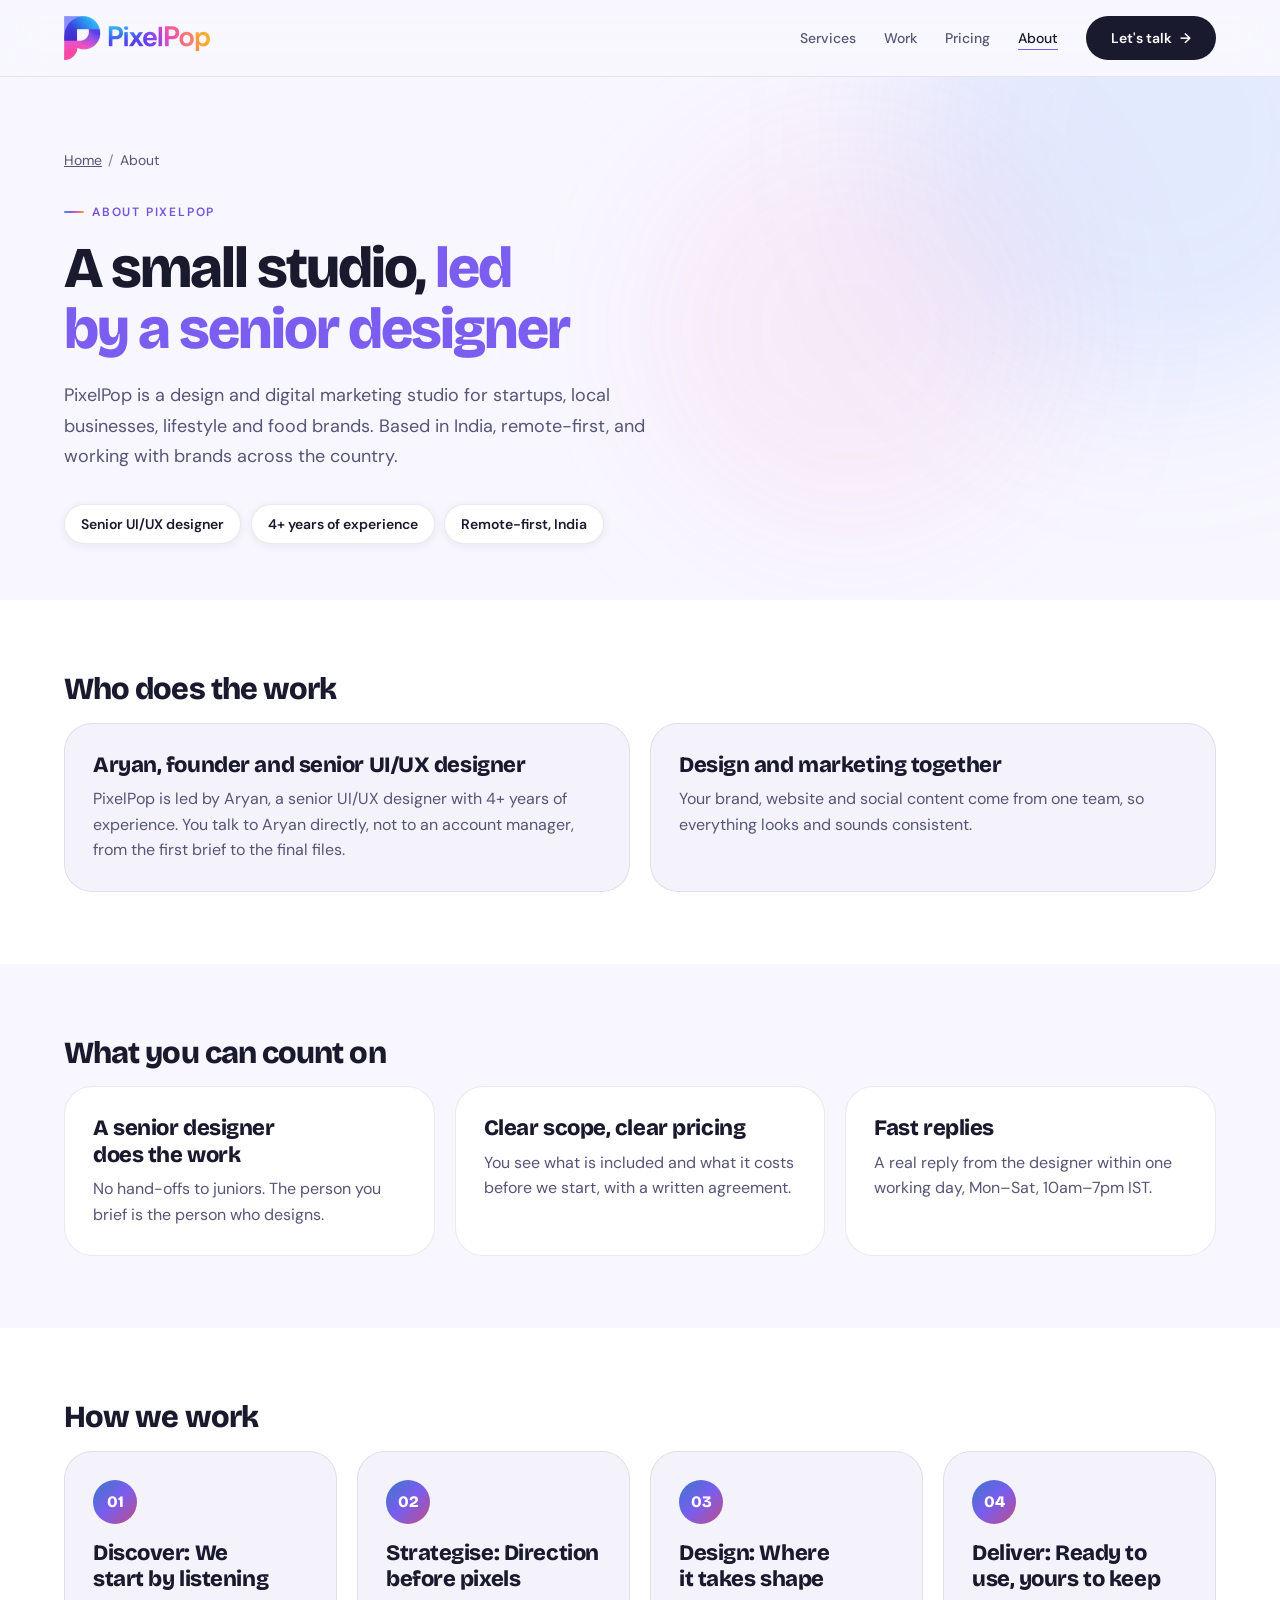
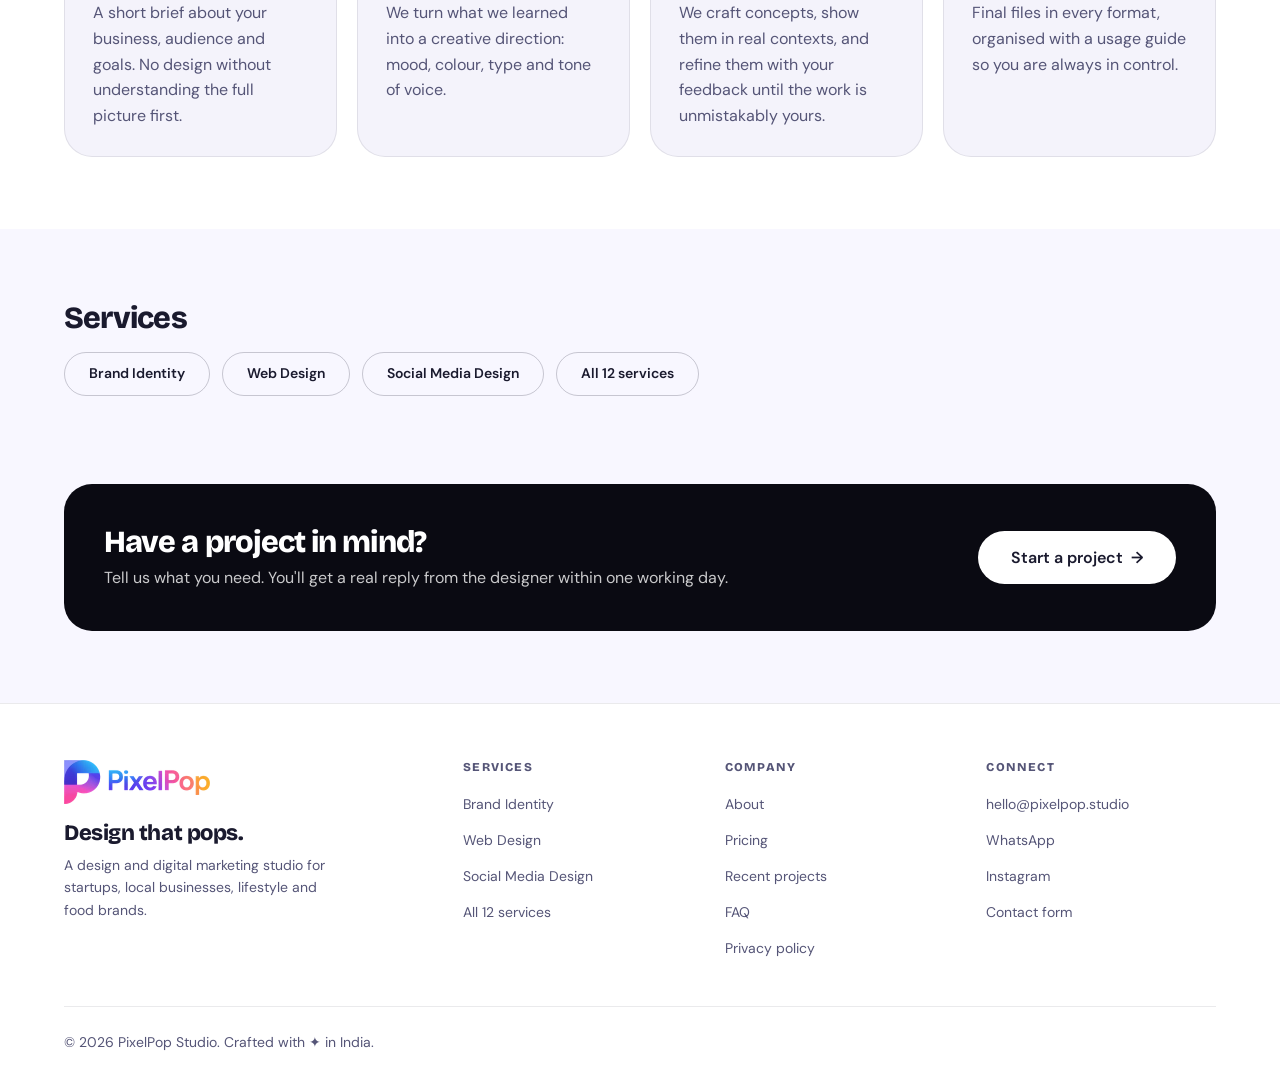
<file: about.html>
<!DOCTYPE html>
<html lang="en-IN">
<head>
<meta charset="UTF-8"/>
<meta name="viewport" content="width=device-width, initial-scale=1.0"/>
<title>About PixelPop — Senior-Led Design Studio in India</title>
<meta name="description" content="PixelPop is a remote-first design and digital marketing studio in India, led by Aryan, a senior UI/UX designer with 4+ years of experience."/>
<meta name="robots" content="index, follow, max-image-preview:large, max-snippet:-1"/>
<link rel="canonical" href="https://pixelpop-designs.vercel.app/about"/>
<meta name="theme-color" content="#7B5EF0"/>
<meta property="og:type" content="website"/>
<meta property="og:site_name" content="PixelPop"/>
<meta property="og:locale" content="en_IN"/>
<meta property="og:title" content="About PixelPop — Senior-Led Design Studio in India"/>
<meta property="og:description" content="PixelPop is a remote-first design and digital marketing studio in India, led by Aryan, a senior UI/UX designer with 4+ years of experience."/>
<meta property="og:url" content="https://pixelpop-designs.vercel.app/about"/>
<meta property="og:image" content="https://pixelpop-designs.vercel.app/images/og-image.png"/>
<meta property="og:image:width" content="1200"/>
<meta property="og:image:height" content="630"/>
<meta name="twitter:card" content="summary_large_image"/>
<meta name="twitter:title" content="About PixelPop — Senior-Led Design Studio in India"/>
<meta name="twitter:description" content="PixelPop is a remote-first design and digital marketing studio in India, led by Aryan, a senior UI/UX designer with 4+ years of experience."/>
<meta name="twitter:image" content="https://pixelpop-designs.vercel.app/images/og-image.png"/>
<link rel="icon" href="/favicon.ico" sizes="any"/>
<link rel="icon" type="image/png" sizes="32x32" href="/images/favicon-32.png"/>
<link rel="apple-touch-icon" href="/images/apple-touch-icon.png"/>
<link rel="preconnect" href="https://fonts.googleapis.com"/>
<link rel="preconnect" href="https://fonts.gstatic.com" crossorigin/>
<link href="https://fonts.googleapis.com/css2?family=Bricolage+Grotesque:opsz,wght@12..96,700;12..96,800&family=DM+Sans:opsz,wght@9..40,400;9..40,500;9..40,600&display=swap" rel="stylesheet"/>
<link rel="stylesheet" href="/assets/site.css"/>
<script type="application/ld+json">{"@context": "https://schema.org", "@graph": [{"@type": "WebSite", "@id": "https://pixelpop-designs.vercel.app/#website", "name": "PixelPop", "url": "https://pixelpop-designs.vercel.app/"}, {"@type": "BreadcrumbList", "itemListElement": [{"@type": "ListItem", "position": 1, "name": "Home", "item": "https://pixelpop-designs.vercel.app/"}, {"@type": "ListItem", "position": 2, "name": "About", "item": "https://pixelpop-designs.vercel.app/about"}]}, {"@type": "AboutPage", "@id": "https://pixelpop-designs.vercel.app/about", "url": "https://pixelpop-designs.vercel.app/about", "name": "About PixelPop", "about": {"@id": "https://pixelpop-designs.vercel.app/#business"}}, {"@type": "Person", "@id": "https://pixelpop-designs.vercel.app/about#aryan", "name": "Aryan", "jobTitle": "Founder and Senior UI/UX Designer", "worksFor": {"@type": "ProfessionalService", "@id": "https://pixelpop-designs.vercel.app/#business", "name": "PixelPop", "url": "https://pixelpop-designs.vercel.app/"}, "knowsAbout": ["UI/UX design", "Brand identity design", "Web design"]}]}</script>
</head>
<body>
<a class="skip-link" href="#main">Skip to content</a>
<header class="nav"><div class="wrap">
  <a href="/" class="nav-logo" aria-label="PixelPop home"><picture><source srcset="/images/logo-sm.webp" type="image/webp"><img src="/images/logo-sm.png" alt="PixelPop" width="146" height="44"></picture></a>
  <nav aria-label="Main"><ul class="nav-links"><li><a href="/#services">Services</a></li><li><a href="/#work">Work</a></li><li><a href="/pricing">Pricing</a></li><li><a href="/about" aria-current="page">About</a></li><li><a class="btn" href="/#contact">Let's talk <span aria-hidden="true">→</span></a></li></ul></nav>
  <button class="burger" aria-label="Open menu" aria-expanded="false" aria-controls="m-menu"><span></span><span></span><span></span></button>
  <div class="m-menu" id="m-menu"><a href="/#services">Services</a><a href="/#work">Work</a><a href="/pricing">Pricing</a><a href="/about">About</a><a href="/#contact">Contact</a></div>
</div></header>
<main id="main">
<section class="page-hd"><div class="wrap"><nav aria-label="Breadcrumb"><ol class="crumbs"><li><a href="/">Home</a></li><li aria-current="page">About</li></ol></nav><p class="stag">About PixelPop</p><h1>A small studio, <span class="accent">led by a senior designer</span></h1><p class="lede">PixelPop is a design and digital marketing studio for startups, local businesses, lifestyle and food brands. Based in India, remote-first, and working with brands across the country.</p><ul class="facts"><li>Senior UI/UX designer</li><li>4+ years of experience</li><li>Remote-first, India</li></ul></div></section><section class="sec sec--white"><div class="wrap"><h2>Who does the work</h2><!-- TIP: add a photo of Aryan and a few lines of your own story here. Real faces and stories build trust. --><div class="grid grid--2"><article class="card"><h3>Aryan, founder and senior UI/UX designer</h3><p>PixelPop is led by Aryan, a senior UI/UX designer with 4+ years of experience. You talk to Aryan directly, not to an account manager, from the first brief to the final files.</p></article><article class="card"><h3>Design and marketing together</h3><p>Your brand, website and social content come from one team, so everything looks and sounds consistent.</p></article></div></div></section><section class="sec"><div class="wrap"><h2>What you can count on</h2><div class="grid"><article class="card"><h3>A senior designer does the work</h3><p>No hand-offs to juniors. The person you brief is the person who designs.</p></article><article class="card"><h3>Clear scope, clear pricing</h3><p>You see what is included and what it costs before we start, with a written agreement.</p></article><article class="card"><h3>Fast replies</h3><p>A real reply from the designer within one working day, Mon–Sat, 10am–7pm IST.</p></article></div></div></section><section class="sec sec--white"><div class="wrap"><h2>How we work</h2><div class="grid" data-cols="4"><article class="card"><span class="num" aria-hidden="true">01</span><h3>Discover: We start by listening</h3><p>A short brief about your business, audience and goals. No design without understanding the full picture first.</p></article><article class="card"><span class="num" aria-hidden="true">02</span><h3>Strategise: Direction before pixels</h3><p>We turn what we learned into a creative direction: mood, colour, type and tone of voice.</p></article><article class="card"><span class="num" aria-hidden="true">03</span><h3>Design: Where it takes shape</h3><p>We craft concepts, show them in real contexts, and refine them with your feedback until the work is unmistakably yours.</p></article><article class="card"><span class="num" aria-hidden="true">04</span><h3>Deliver: Ready to use, yours to keep</h3><p>Final files in every format, organised with a usage guide so you are always in control.</p></article></div></div></section><section class="sec"><div class="wrap"><h2>Services</h2><div class="links"><a class="btn btn--outline" href="/brand-identity">Brand Identity</a><a class="btn btn--outline" href="/web-design">Web Design</a><a class="btn btn--outline" href="/social-media-design">Social Media Design</a><a class="btn btn--outline" href="/#services">All 12 services</a></div></div></section><div class="wrap"><aside class="cta" aria-label="Start a project"><div><h2>Have a project in mind?</h2><p>Tell us what you need. You'll get a real reply from the designer within one working day.</p></div><a class="btn btn--lg" href="/#contact">Start a project <span aria-hidden="true">→</span></a></aside></div>
</main>
<footer><div class="wrap">
  <div class="ft-top">
    <div class="ft-brand"><a href="/" class="nav-logo" aria-label="PixelPop home"><picture><source srcset="/images/logo-sm.webp" type="image/webp"><img src="/images/logo-sm.png" alt="PixelPop" width="133" height="40" loading="lazy"></picture></a><p class="ft-tag">Design that pops.</p><p>A design and digital marketing studio for startups, local businesses, lifestyle and food brands.</p></div>
    <nav class="ft-col" aria-labelledby="f1"><h2 id="f1">Services</h2><ul><li><a href="/brand-identity">Brand Identity</a></li><li><a href="/web-design">Web Design</a></li><li><a href="/social-media-design">Social Media Design</a></li><li><a href="/#services">All 12 services</a></li></ul></nav>
    <nav class="ft-col" aria-labelledby="f2"><h2 id="f2">Company</h2><ul><li><a href="/about">About</a></li><li><a href="/pricing">Pricing</a></li><li><a href="/#work">Recent projects</a></li><li><a href="/#faq">FAQ</a></li><li><a href="/privacy">Privacy policy</a></li></ul></nav>
    <div class="ft-col"><h2>Connect</h2><ul><li><a href="mailto:hello@pixelpop.studio">hello@pixelpop.studio</a></li><li><a href="https://wa.me/917018553248" target="_blank" rel="noopener">WhatsApp</a></li><li><a href="https://www.instagram.com/pixelpop.labs/" target="_blank" rel="noopener">Instagram</a></li><li><a href="/#contact">Contact form</a></li></ul></div>
  </div>
  <p class="ft-bot">© <span id="yr">2026</span> PixelPop Studio. Crafted with <span aria-hidden="true">✦</span><span class="sr-only">care</span> in India.</p>
</div></footer>
<script src="/assets/site.js" defer></script>
</body>
</html>
</file>
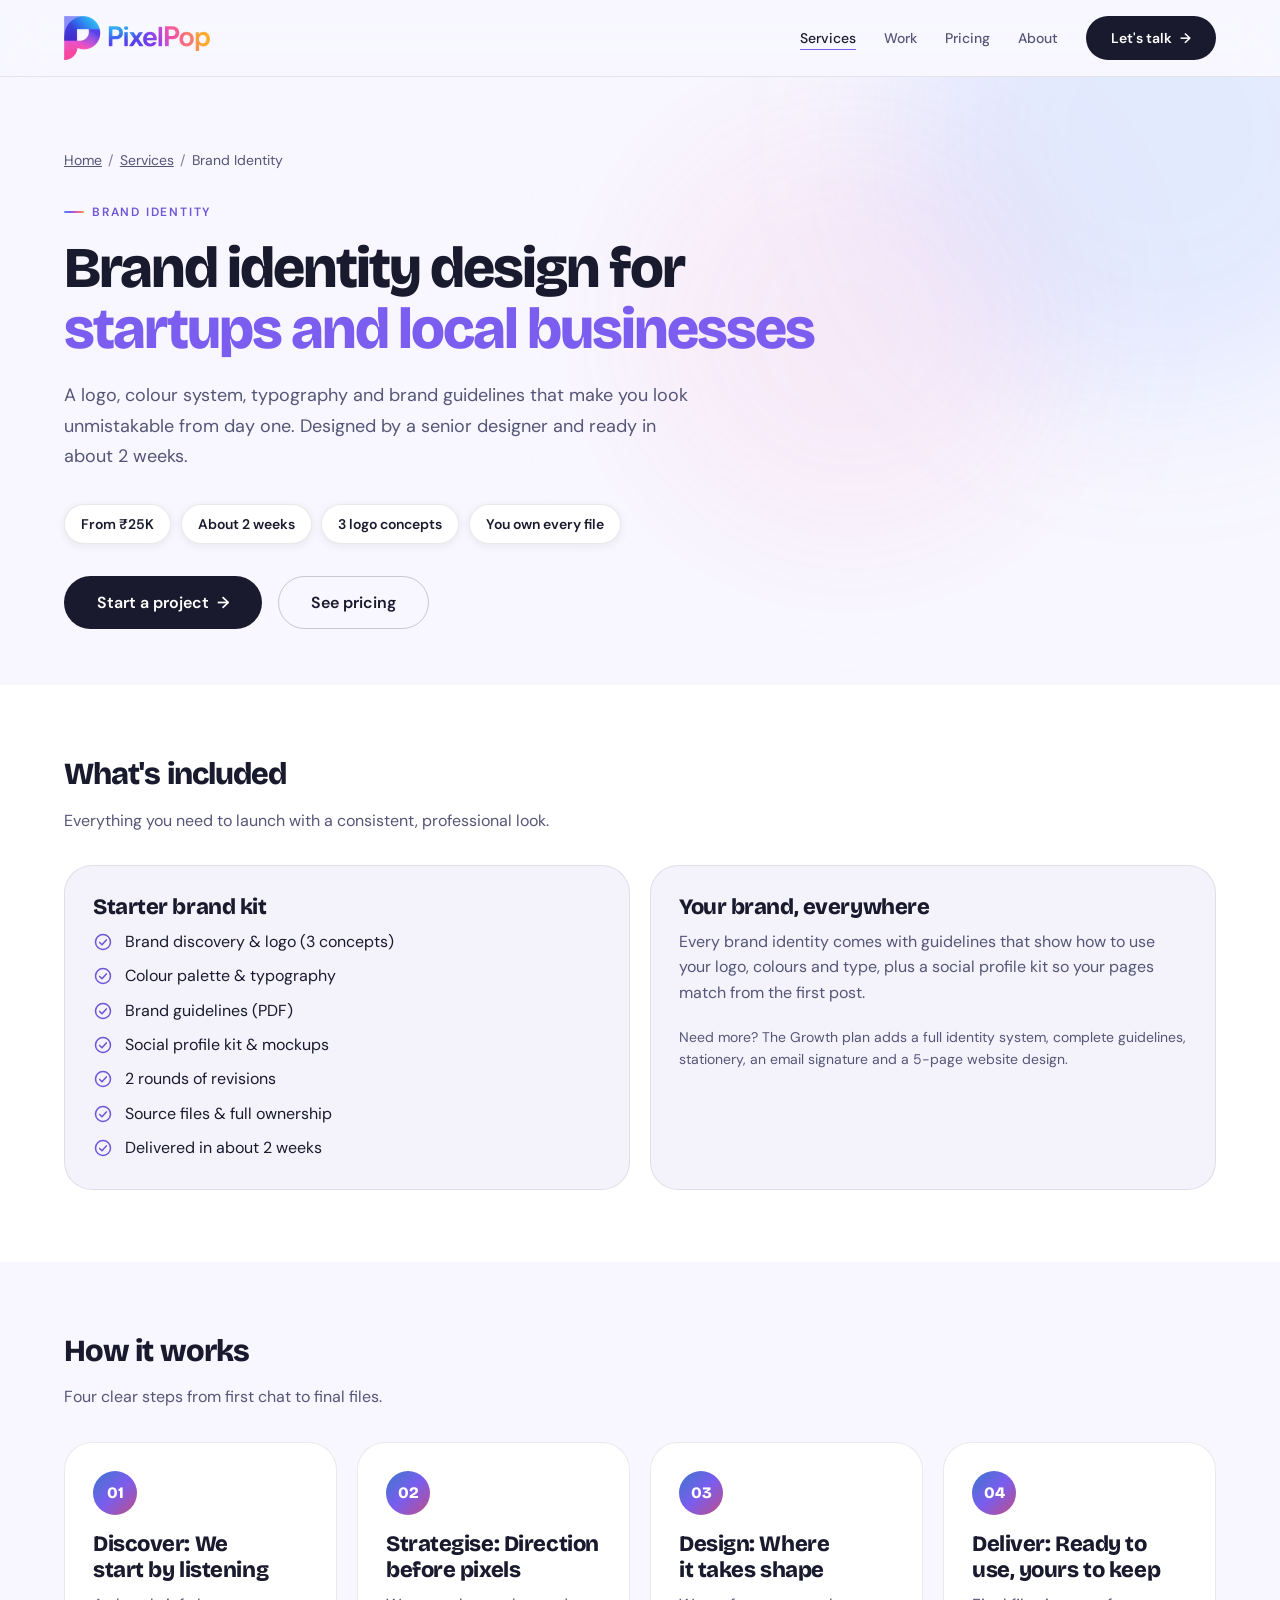
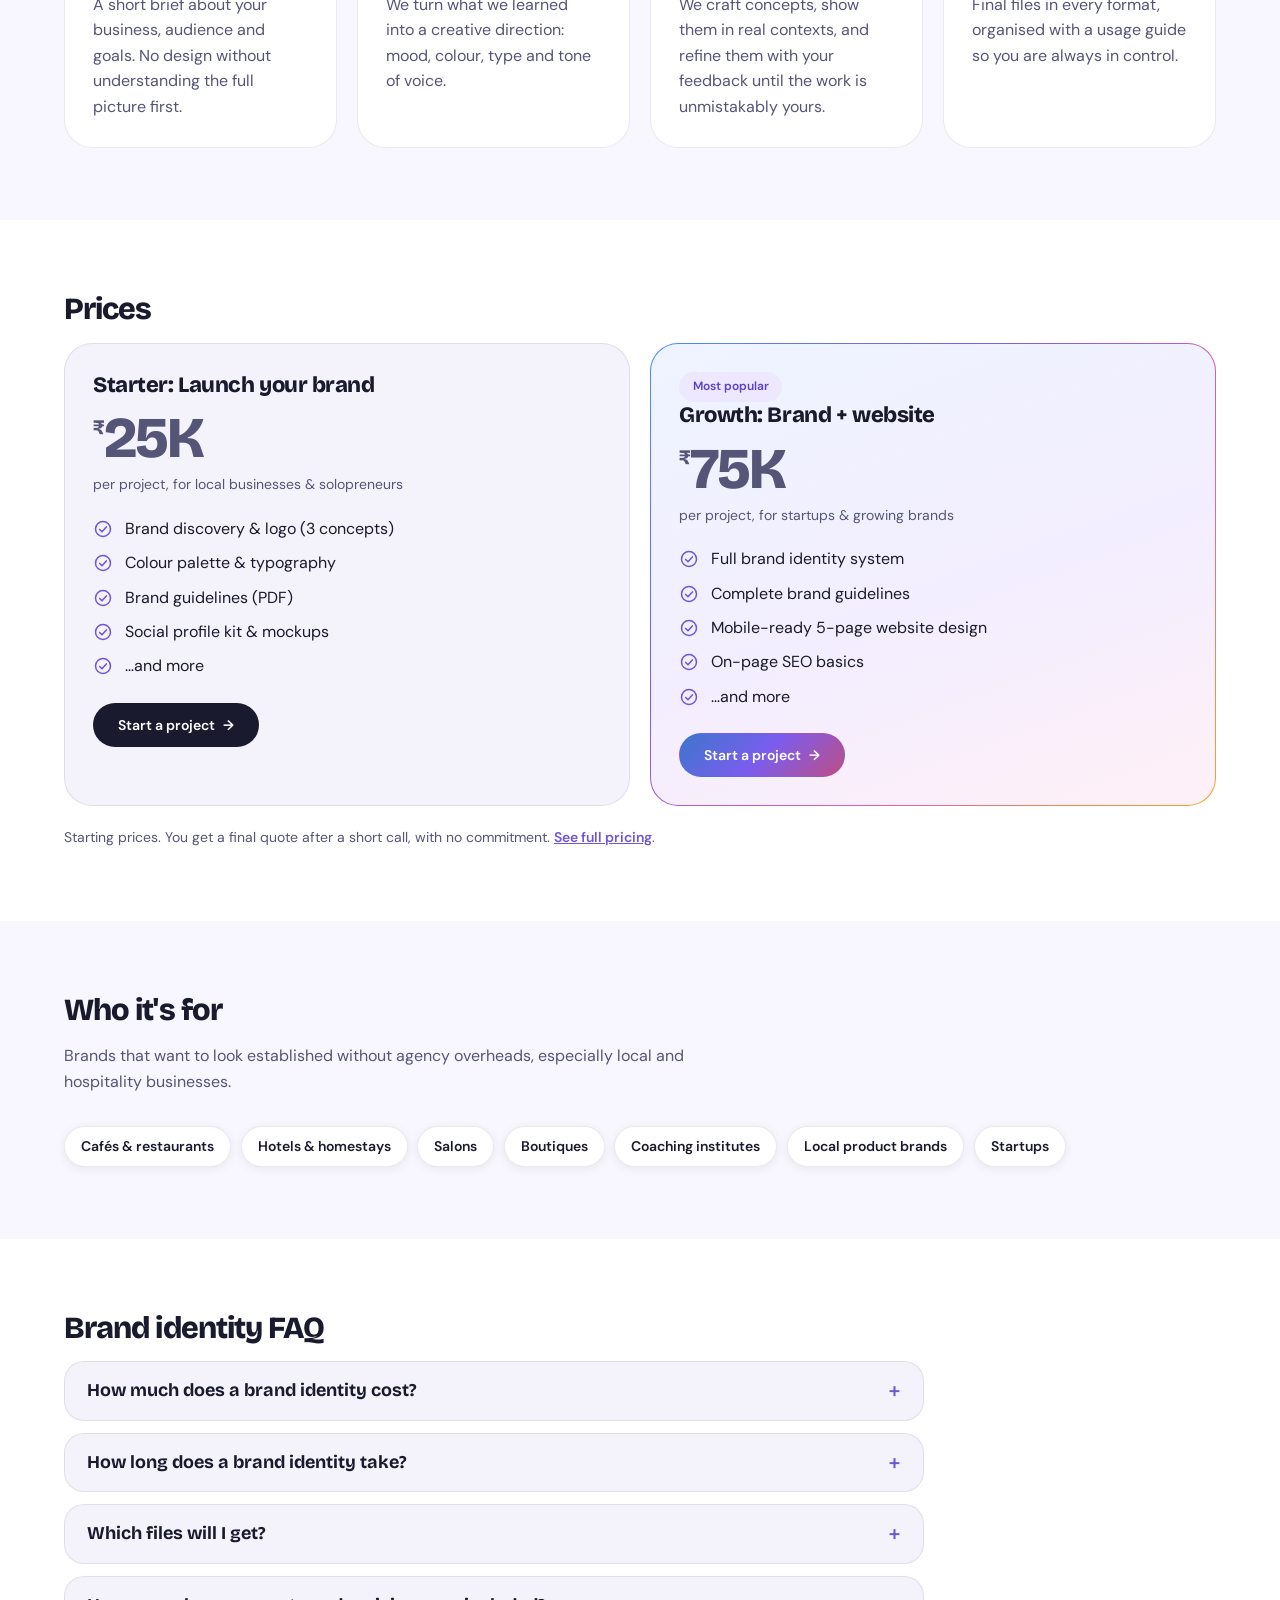
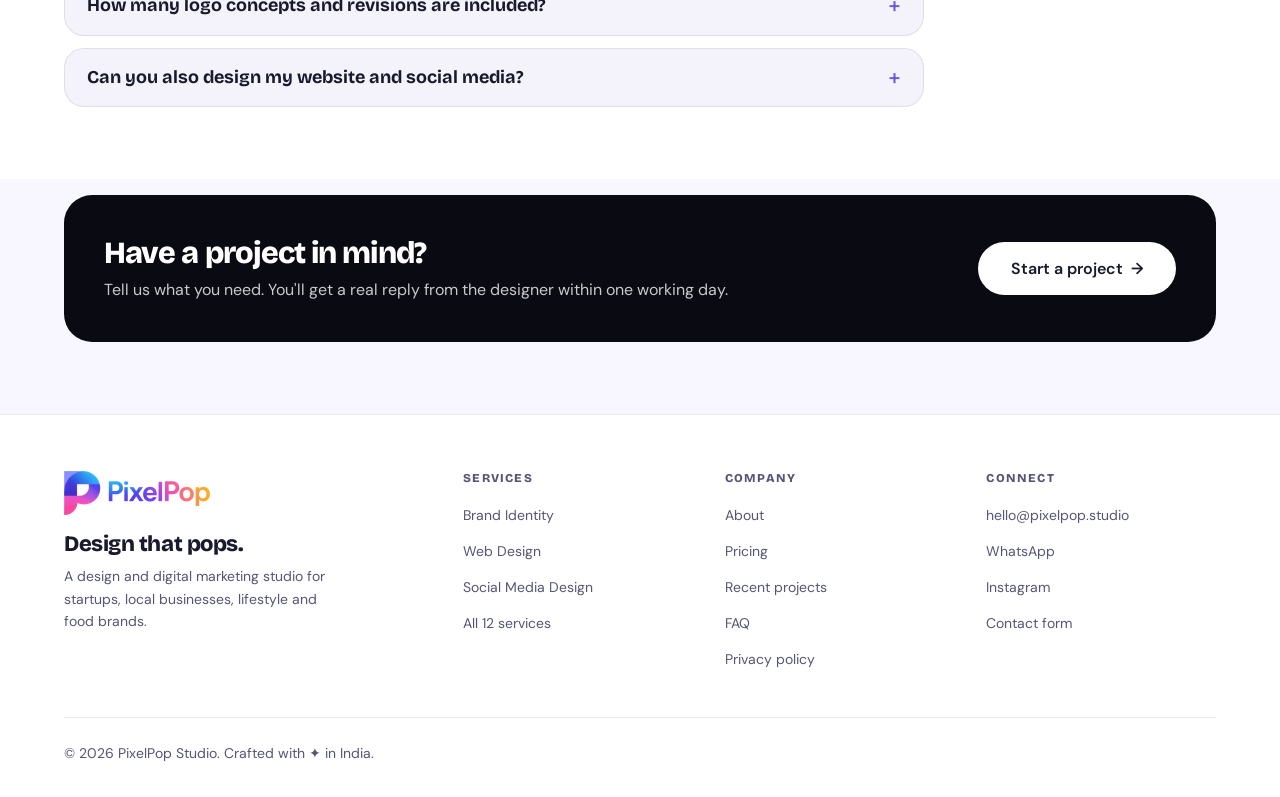
<file: brand-identity.html>
<!DOCTYPE html>
<html lang="en-IN">
<head>
<meta charset="UTF-8"/>
<meta name="viewport" content="width=device-width, initial-scale=1.0"/>
<title>Brand Identity Design for Startups in India | PixelPop</title>
<meta name="description" content="Logo, colours, type and brand guidelines for startups and local businesses. Brand kit from ₹25K in about 2 weeks, by a senior designer. You own every file."/>
<meta name="robots" content="index, follow, max-image-preview:large, max-snippet:-1"/>
<link rel="canonical" href="https://pixelpop-designs.vercel.app/brand-identity"/>
<meta name="theme-color" content="#7B5EF0"/>
<meta property="og:type" content="website"/>
<meta property="og:site_name" content="PixelPop"/>
<meta property="og:locale" content="en_IN"/>
<meta property="og:title" content="Brand Identity Design for Startups in India | PixelPop"/>
<meta property="og:description" content="Logo, colours, type and brand guidelines for startups and local businesses. Brand kit from ₹25K in about 2 weeks, by a senior designer. You own every file."/>
<meta property="og:url" content="https://pixelpop-designs.vercel.app/brand-identity"/>
<meta property="og:image" content="https://pixelpop-designs.vercel.app/images/og-image.png"/>
<meta property="og:image:width" content="1200"/>
<meta property="og:image:height" content="630"/>
<meta name="twitter:card" content="summary_large_image"/>
<meta name="twitter:title" content="Brand Identity Design for Startups in India | PixelPop"/>
<meta name="twitter:description" content="Logo, colours, type and brand guidelines for startups and local businesses. Brand kit from ₹25K in about 2 weeks, by a senior designer. You own every file."/>
<meta name="twitter:image" content="https://pixelpop-designs.vercel.app/images/og-image.png"/>
<link rel="icon" href="/favicon.ico" sizes="any"/>
<link rel="icon" type="image/png" sizes="32x32" href="/images/favicon-32.png"/>
<link rel="apple-touch-icon" href="/images/apple-touch-icon.png"/>
<link rel="preconnect" href="https://fonts.googleapis.com"/>
<link rel="preconnect" href="https://fonts.gstatic.com" crossorigin/>
<link href="https://fonts.googleapis.com/css2?family=Bricolage+Grotesque:opsz,wght@12..96,700;12..96,800&family=DM+Sans:opsz,wght@9..40,400;9..40,500;9..40,600&display=swap" rel="stylesheet"/>
<link rel="stylesheet" href="/assets/site.css"/>
<script type="application/ld+json">{"@context": "https://schema.org", "@graph": [{"@type": "WebSite", "@id": "https://pixelpop-designs.vercel.app/#website", "name": "PixelPop", "url": "https://pixelpop-designs.vercel.app/"}, {"@type": "BreadcrumbList", "itemListElement": [{"@type": "ListItem", "position": 1, "name": "Home", "item": "https://pixelpop-designs.vercel.app/"}, {"@type": "ListItem", "position": 2, "name": "Services", "item": "https://pixelpop-designs.vercel.app/#services"}, {"@type": "ListItem", "position": 3, "name": "Brand Identity", "item": "https://pixelpop-designs.vercel.app/brand-identity"}]}, {"@type": "Service", "@id": "https://pixelpop-designs.vercel.app/brand-identity#service", "name": "Brand Identity", "serviceType": "Brand Identity", "description": "Logo design, colour palette, typography, brand guidelines and social profile kit for startups and local businesses in India.", "url": "https://pixelpop-designs.vercel.app/brand-identity", "provider": {"@type": "ProfessionalService", "@id": "https://pixelpop-designs.vercel.app/#business", "name": "PixelPop", "url": "https://pixelpop-designs.vercel.app/"}, "areaServed": {"@type": "Country", "name": "India"}, "offers": [{"@type": "Offer", "name": "Starter: Launch your brand", "price": "25000", "priceCurrency": "INR", "url": "https://pixelpop-designs.vercel.app/pricing"}, {"@type": "Offer", "name": "Growth: Brand + website", "price": "75000", "priceCurrency": "INR", "url": "https://pixelpop-designs.vercel.app/pricing"}]}, {"@type": "FAQPage", "@id": "https://pixelpop-designs.vercel.app/brand-identity#faq", "mainEntity": [{"@type": "Question", "name": "How much does a brand identity cost?", "acceptedAnswer": {"@type": "Answer", "text": "The Starter brand kit starts at ₹25K per project: logo (3 concepts), colour palette and typography, brand guidelines PDF, social profile kit with mockups, 2 rounds of revisions, and source files with full ownership. The Growth plan, from ₹75K, adds a full identity system, complete guidelines and a 5-page website design."}}, {"@type": "Question", "name": "How long does a brand identity take?", "acceptedAnswer": {"@type": "Answer", "text": "About 2 weeks for the Starter brand kit. The Growth plan (brand + website) takes about 4 weeks."}}, {"@type": "Question", "name": "Which files will I get?", "acceptedAnswer": {"@type": "Answer", "text": "Your logo as SVG and PNG, a brand guidelines PDF, a social media kit, your fonts and colours, and a usage guide, organised in one folder. You own all final files, including the source files."}}, {"@type": "Question", "name": "How many logo concepts and revisions are included?", "acceptedAnswer": {"@type": "Answer", "text": "3 logo concepts on the Starter plan, with 2 rounds of revisions. The Growth plan includes 3 rounds of revisions."}}, {"@type": "Question", "name": "Can you also design my website and social media?", "acceptedAnswer": {"@type": "Answer", "text": "Yes. The Growth plan combines your brand identity with a mobile-ready 5-page website design and a social media template pack, and our monthly plans keep your social media running after launch."}}]}]}</script>
</head>
<body>
<a class="skip-link" href="#main">Skip to content</a>
<header class="nav"><div class="wrap">
  <a href="/" class="nav-logo" aria-label="PixelPop home"><picture><source srcset="/images/logo-sm.webp" type="image/webp"><img src="/images/logo-sm.png" alt="PixelPop" width="146" height="44"></picture></a>
  <nav aria-label="Main"><ul class="nav-links"><li><a href="/#services" aria-current="page">Services</a></li><li><a href="/#work">Work</a></li><li><a href="/pricing">Pricing</a></li><li><a href="/about">About</a></li><li><a class="btn" href="/#contact">Let's talk <span aria-hidden="true">→</span></a></li></ul></nav>
  <button class="burger" aria-label="Open menu" aria-expanded="false" aria-controls="m-menu"><span></span><span></span><span></span></button>
  <div class="m-menu" id="m-menu"><a href="/#services">Services</a><a href="/#work">Work</a><a href="/pricing">Pricing</a><a href="/about">About</a><a href="/#contact">Contact</a></div>
</div></header>
<main id="main">
<section class="page-hd"><div class="wrap"><nav aria-label="Breadcrumb"><ol class="crumbs"><li><a href="/">Home</a></li><li><a href="/#services">Services</a></li><li aria-current="page">Brand Identity</li></ol></nav><p class="stag">Brand Identity</p><h1>Brand identity design for <span class="accent">startups and local businesses</span></h1><p class="lede">A logo, colour system, typography and brand guidelines that make you look unmistakable from day one. Designed by a senior designer and ready in about 2 weeks.</p><ul class="facts"><li>From ₹25K</li><li>About 2 weeks</li><li>3 logo concepts</li><li>You own every file</li></ul><div class="hd-cta"><a class="btn btn--lg" href="/#contact">Start a project <span aria-hidden="true">→</span></a><a class="btn btn--outline btn--lg" href="/pricing">See pricing</a></div></div></section><section class="sec sec--white"><div class="wrap"><h2>What's included</h2><p class="intro">Everything you need to launch with a consistent, professional look.</p><div class="grid grid--2"><article class="card"><h3>Starter brand kit</h3><ul class="checks"><li>Brand discovery &amp; logo (3 concepts)</li><li>Colour palette &amp; typography</li><li>Brand guidelines (PDF)</li><li>Social profile kit &amp; mockups</li><li>2 rounds of revisions</li><li>Source files &amp; full ownership</li><li>Delivered in about 2 weeks</li></ul></article><article class="card"><h3>Your brand, everywhere</h3><p>Every brand identity comes with guidelines that show how to use your logo, colours and type, plus a social profile kit so your pages match from the first post.</p><p class="note">Need more? The Growth plan adds a full identity system, complete guidelines, stationery, an email signature and a 5-page website design.</p></article></div></div></section><section class="sec"><div class="wrap"><h2>How it works</h2><p class="intro">Four clear steps from first chat to final files.</p><div class="grid" data-cols="4"><article class="card"><span class="num" aria-hidden="true">01</span><h3>Discover: We start by listening</h3><p>A short brief about your business, audience and goals. No design without understanding the full picture first.</p></article><article class="card"><span class="num" aria-hidden="true">02</span><h3>Strategise: Direction before pixels</h3><p>We turn what we learned into a creative direction: mood, colour, type and tone of voice.</p></article><article class="card"><span class="num" aria-hidden="true">03</span><h3>Design: Where it takes shape</h3><p>We craft concepts, show them in real contexts, and refine them with your feedback until the work is unmistakably yours.</p></article><article class="card"><span class="num" aria-hidden="true">04</span><h3>Deliver: Ready to use, yours to keep</h3><p>Final files in every format, organised with a usage guide so you are always in control.</p></article></div></div></section><section class="sec sec--white"><div class="wrap"><h2>Prices</h2><div class="grid grid--2"><article class="card"><h3>Starter: Launch your brand</h3><p class="price"><sup>₹</sup>25K</p><p class="per">per project, for local businesses &amp; solopreneurs</p><ul class="checks"><li>Brand discovery &amp; logo (3 concepts)</li><li>Colour palette &amp; typography</li><li>Brand guidelines (PDF)</li><li>Social profile kit &amp; mockups</li><li>…and more</li></ul><a class="btn" href="/#contact">Start a project <span aria-hidden="true">→</span></a></article><article class="card card--feat"><span class="pill">Most popular</span><h3>Growth: Brand + website</h3><p class="price"><sup>₹</sup>75K</p><p class="per">per project, for startups &amp; growing brands</p><ul class="checks"><li>Full brand identity system</li><li>Complete brand guidelines</li><li>Mobile-ready 5-page website design</li><li>On-page SEO basics</li><li>…and more</li></ul><a class="btn btn--gradient" href="/#contact">Start a project <span aria-hidden="true">→</span></a></article></div><p class="note">Starting prices. You get a final quote after a short call, with no commitment. <a href="/pricing">See full pricing</a>.</p></div></section><section class="sec"><div class="wrap"><h2>Who it's for</h2><p class="intro">Brands that want to look established without agency overheads, especially local and hospitality businesses.</p><ul class="facts"><li>Cafés & restaurants</li><li>Hotels & homestays</li><li>Salons</li><li>Boutiques</li><li>Coaching institutes</li><li>Local product brands</li><li>Startups</li></ul></div></section><section class="sec sec--white"><div class="wrap"><h2>Brand identity FAQ</h2><div class="faq"><details><summary>How much does a brand identity cost?</summary><div class="ans"><p>The Starter brand kit starts at ₹25K per project: logo (3 concepts), colour palette and typography, brand guidelines PDF, social profile kit with mockups, 2 rounds of revisions, and source files with full ownership. The Growth plan, from ₹75K, adds a full identity system, complete guidelines and a 5-page website design.</p><p><a href="/pricing">Compare plans</a></p></div></details><details><summary>How long does a brand identity take?</summary><div class="ans"><p>About 2 weeks for the Starter brand kit. The Growth plan (brand + website) takes about 4 weeks.</p></div></details><details><summary>Which files will I get?</summary><div class="ans"><p>Your logo as SVG and PNG, a brand guidelines PDF, a social media kit, your fonts and colours, and a usage guide, organised in one folder. You own all final files, including the source files.</p></div></details><details><summary>How many logo concepts and revisions are included?</summary><div class="ans"><p>3 logo concepts on the Starter plan, with 2 rounds of revisions. The Growth plan includes 3 rounds of revisions.</p></div></details><details><summary>Can you also design my website and social media?</summary><div class="ans"><p>Yes. The Growth plan combines your brand identity with a mobile-ready 5-page website design and a social media template pack, and our monthly plans keep your social media running after launch.</p><p><a href="/web-design">Website design</a> · <a href="/social-media-design">Social media design</a></p></div></details></div></div></section><div class="wrap"><aside class="cta" aria-label="Start a project"><div><h2>Have a project in mind?</h2><p>Tell us what you need. You'll get a real reply from the designer within one working day.</p></div><a class="btn btn--lg" href="/#contact">Start a project <span aria-hidden="true">→</span></a></aside></div>
</main>
<footer><div class="wrap">
  <div class="ft-top">
    <div class="ft-brand"><a href="/" class="nav-logo" aria-label="PixelPop home"><picture><source srcset="/images/logo-sm.webp" type="image/webp"><img src="/images/logo-sm.png" alt="PixelPop" width="133" height="40" loading="lazy"></picture></a><p class="ft-tag">Design that pops.</p><p>A design and digital marketing studio for startups, local businesses, lifestyle and food brands.</p></div>
    <nav class="ft-col" aria-labelledby="f1"><h2 id="f1">Services</h2><ul><li><a href="/brand-identity">Brand Identity</a></li><li><a href="/web-design">Web Design</a></li><li><a href="/social-media-design">Social Media Design</a></li><li><a href="/#services">All 12 services</a></li></ul></nav>
    <nav class="ft-col" aria-labelledby="f2"><h2 id="f2">Company</h2><ul><li><a href="/about">About</a></li><li><a href="/pricing">Pricing</a></li><li><a href="/#work">Recent projects</a></li><li><a href="/#faq">FAQ</a></li><li><a href="/privacy">Privacy policy</a></li></ul></nav>
    <div class="ft-col"><h2>Connect</h2><ul><li><a href="mailto:hello@pixelpop.studio">hello@pixelpop.studio</a></li><li><a href="https://wa.me/917018553248" target="_blank" rel="noopener">WhatsApp</a></li><li><a href="https://www.instagram.com/pixelpop.labs/" target="_blank" rel="noopener">Instagram</a></li><li><a href="/#contact">Contact form</a></li></ul></div>
  </div>
  <p class="ft-bot">© <span id="yr">2026</span> PixelPop Studio. Crafted with <span aria-hidden="true">✦</span><span class="sr-only">care</span> in India.</p>
</div></footer>
<script src="/assets/site.js" defer></script>
</body>
</html>
</file>
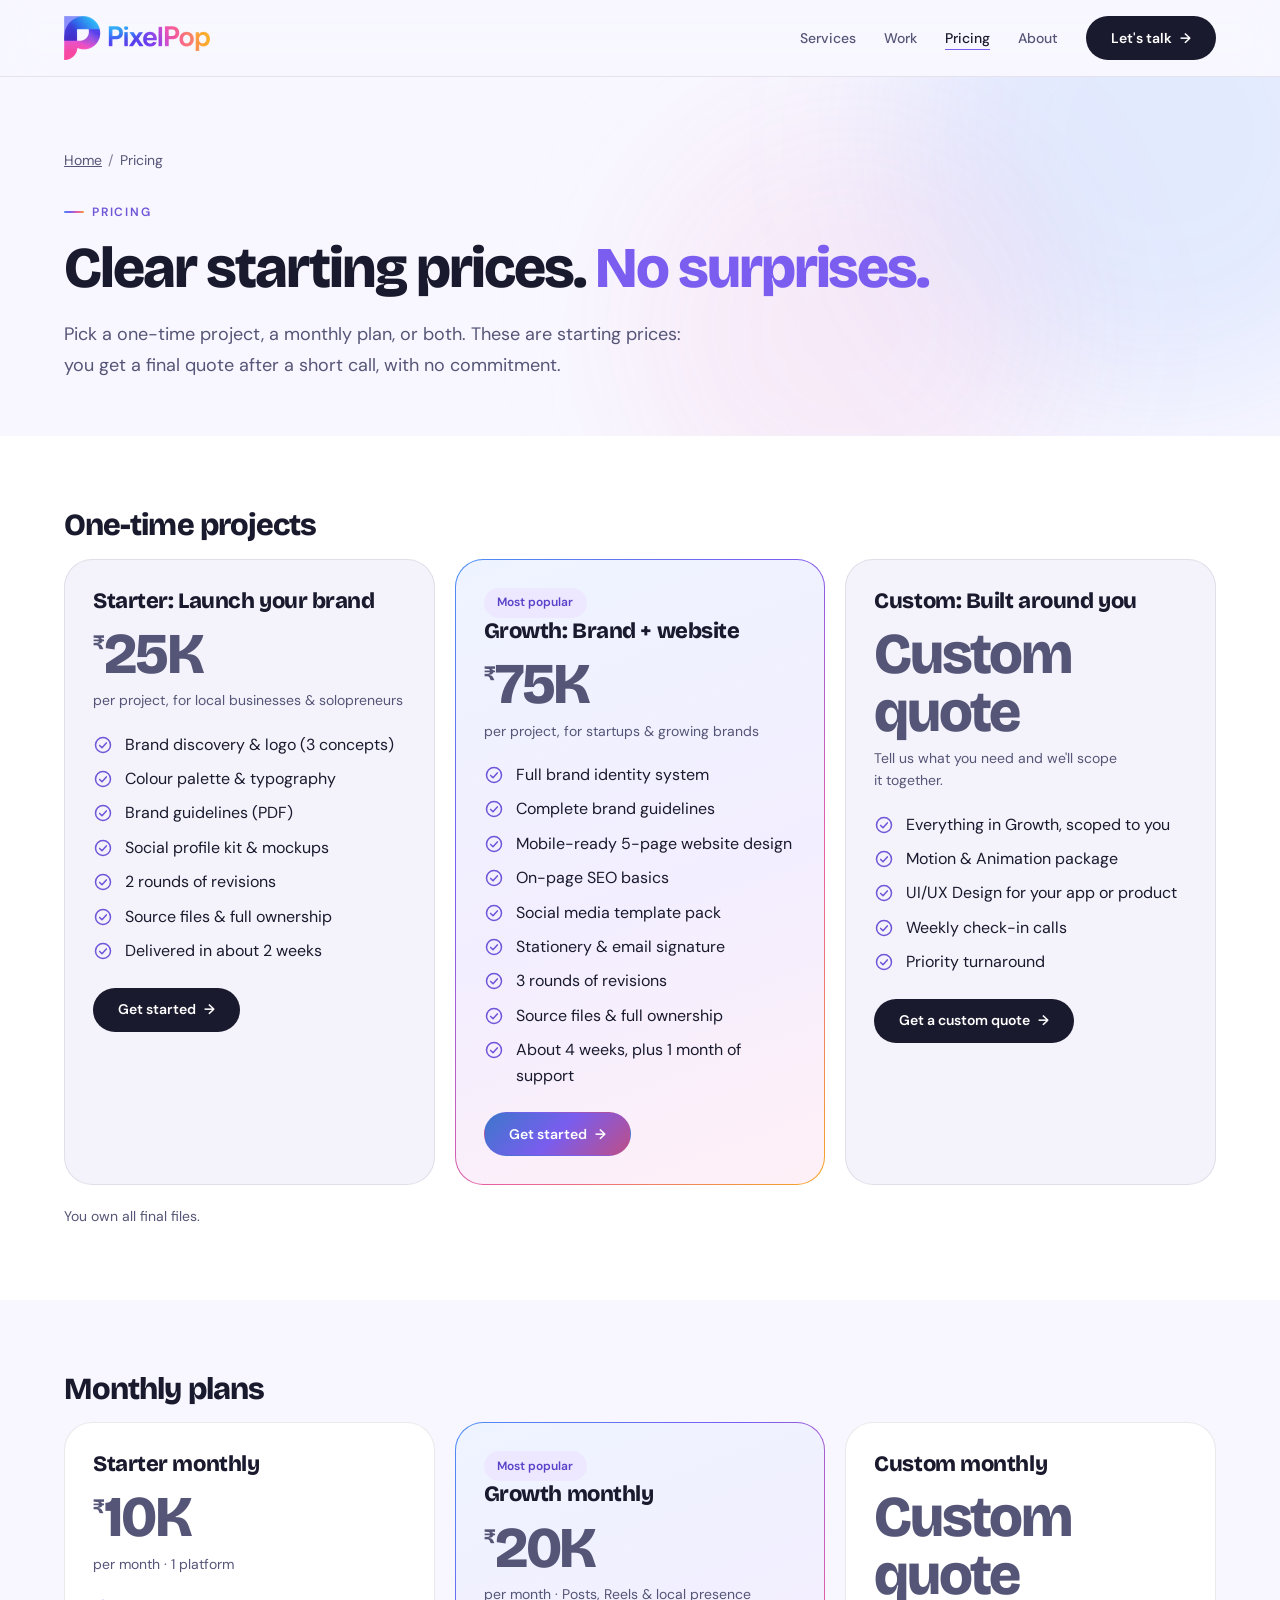
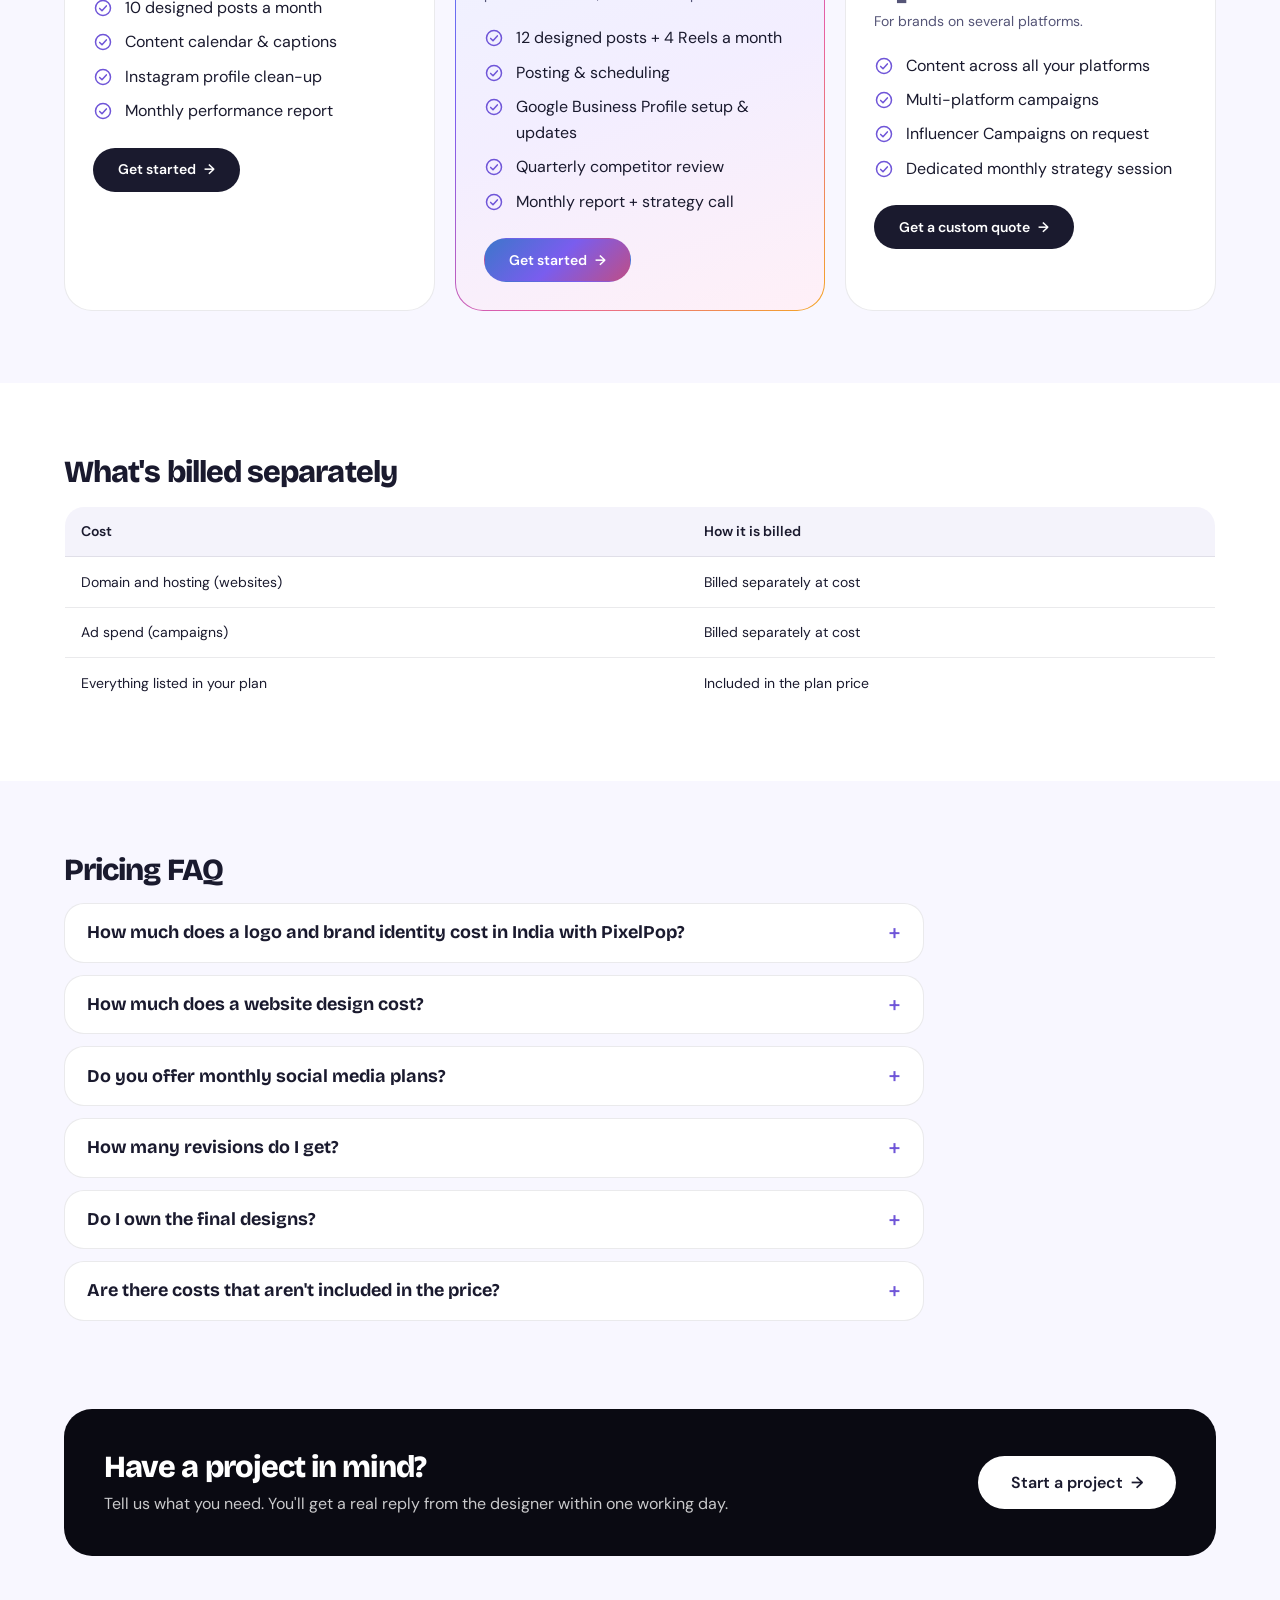
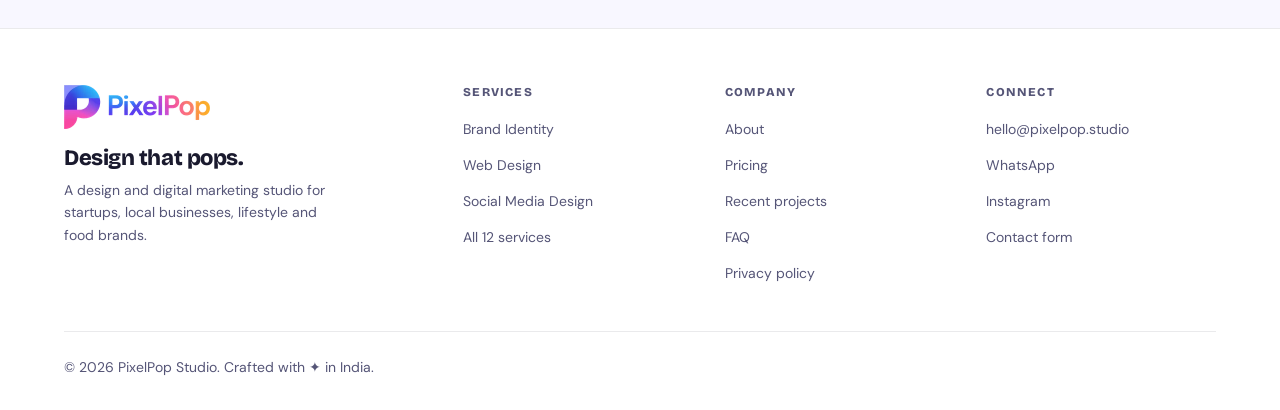
<file: pricing.html>
<!DOCTYPE html>
<html lang="en-IN">
<head>
<meta charset="UTF-8"/>
<meta name="viewport" content="width=device-width, initial-scale=1.0"/>
<title>Pricing: Logo, Branding &amp; Website Design Costs in India | PixelPop</title>
<meta name="description" content="Clear starting prices: logo + brand kit from ₹25K, brand + website from ₹75K, social media from ₹10K a month. No commitment; final quote after a short call."/>
<meta name="robots" content="index, follow, max-image-preview:large, max-snippet:-1"/>
<link rel="canonical" href="https://pixelpop-designs.vercel.app/pricing"/>
<meta name="theme-color" content="#7B5EF0"/>
<meta property="og:type" content="website"/>
<meta property="og:site_name" content="PixelPop"/>
<meta property="og:locale" content="en_IN"/>
<meta property="og:title" content="Pricing: Logo, Branding &amp; Website Design Costs in India | PixelPop"/>
<meta property="og:description" content="Clear starting prices: logo + brand kit from ₹25K, brand + website from ₹75K, social media from ₹10K a month. No commitment; final quote after a short call."/>
<meta property="og:url" content="https://pixelpop-designs.vercel.app/pricing"/>
<meta property="og:image" content="https://pixelpop-designs.vercel.app/images/og-image.png"/>
<meta property="og:image:width" content="1200"/>
<meta property="og:image:height" content="630"/>
<meta name="twitter:card" content="summary_large_image"/>
<meta name="twitter:title" content="Pricing: Logo, Branding &amp; Website Design Costs in India | PixelPop"/>
<meta name="twitter:description" content="Clear starting prices: logo + brand kit from ₹25K, brand + website from ₹75K, social media from ₹10K a month. No commitment; final quote after a short call."/>
<meta name="twitter:image" content="https://pixelpop-designs.vercel.app/images/og-image.png"/>
<link rel="icon" href="/favicon.ico" sizes="any"/>
<link rel="icon" type="image/png" sizes="32x32" href="/images/favicon-32.png"/>
<link rel="apple-touch-icon" href="/images/apple-touch-icon.png"/>
<link rel="preconnect" href="https://fonts.googleapis.com"/>
<link rel="preconnect" href="https://fonts.gstatic.com" crossorigin/>
<link href="https://fonts.googleapis.com/css2?family=Bricolage+Grotesque:opsz,wght@12..96,700;12..96,800&family=DM+Sans:opsz,wght@9..40,400;9..40,500;9..40,600&display=swap" rel="stylesheet"/>
<link rel="stylesheet" href="/assets/site.css"/>
<script type="application/ld+json">{"@context": "https://schema.org", "@graph": [{"@type": "WebSite", "@id": "https://pixelpop-designs.vercel.app/#website", "name": "PixelPop", "url": "https://pixelpop-designs.vercel.app/"}, {"@type": "BreadcrumbList", "itemListElement": [{"@type": "ListItem", "position": 1, "name": "Home", "item": "https://pixelpop-designs.vercel.app/"}, {"@type": "ListItem", "position": 2, "name": "Pricing", "item": "https://pixelpop-designs.vercel.app/pricing"}]}, {"@type": "OfferCatalog", "@id": "https://pixelpop-designs.vercel.app/pricing#plans", "name": "PixelPop plans", "itemListElement": [{"@type": "Offer", "name": "Starter: Launch your brand", "price": "25000", "priceCurrency": "INR", "url": "https://pixelpop-designs.vercel.app/pricing"}, {"@type": "Offer", "name": "Growth: Brand + website", "price": "75000", "priceCurrency": "INR", "url": "https://pixelpop-designs.vercel.app/pricing"}, {"@type": "Offer", "name": "Starter monthly", "priceCurrency": "INR", "priceSpecification": {"@type": "UnitPriceSpecification", "price": "10000", "priceCurrency": "INR", "unitText": "MONTH"}, "url": "https://pixelpop-designs.vercel.app/pricing"}, {"@type": "Offer", "name": "Growth monthly", "priceCurrency": "INR", "priceSpecification": {"@type": "UnitPriceSpecification", "price": "20000", "priceCurrency": "INR", "unitText": "MONTH"}, "url": "https://pixelpop-designs.vercel.app/pricing"}]}, {"@type": "FAQPage", "@id": "https://pixelpop-designs.vercel.app/pricing#faq", "mainEntity": [{"@type": "Question", "name": "How much does a logo and brand identity cost in India with PixelPop?", "acceptedAnswer": {"@type": "Answer", "text": "Our Starter plan starts at ₹25K per project. It includes brand discovery and a logo (3 concepts), a colour palette and typography, brand guidelines as a PDF, a social profile kit with mockups, 2 rounds of revisions, and the source files with full ownership. You get a final quote after a short call."}}, {"@type": "Question", "name": "How much does a website design cost?", "acceptedAnswer": {"@type": "Answer", "text": "Website design comes in our Growth plan, from ₹75K per project. It includes a full brand identity system, complete brand guidelines, a mobile-ready 5-page website design, on-page SEO basics, a social media template pack, stationery and an email signature, and 3 rounds of revisions. Domain and hosting are billed separately at cost."}}, {"@type": "Question", "name": "Do you offer monthly social media plans?", "acceptedAnswer": {"@type": "Answer", "text": "Yes. Monthly plans start at ₹10K a month for one platform: 10 designed posts, a content calendar with captions, an Instagram profile clean-up and a monthly performance report. From ₹20K a month you get 12 designed posts and 4 Reels, posting and scheduling, Google Business Profile setup and updates, a quarterly competitor review, and a monthly report with a strategy call."}}, {"@type": "Question", "name": "How many revisions do I get?", "acceptedAnswer": {"@type": "Answer", "text": "2 rounds of revisions on the Starter plan and 3 rounds on the Growth plan. Custom projects are scoped to what you need."}}, {"@type": "Question", "name": "Do I own the final designs?", "acceptedAnswer": {"@type": "Answer", "text": "Yes. You get the source files and full ownership of all final files."}}, {"@type": "Question", "name": "Are there costs that aren't included in the price?", "acceptedAnswer": {"@type": "Answer", "text": "Domain and hosting for websites, and ad spend for campaigns, are billed separately at cost. Everything else in a plan is listed on the pricing page."}}]}]}</script>
</head>
<body>
<a class="skip-link" href="#main">Skip to content</a>
<header class="nav"><div class="wrap">
  <a href="/" class="nav-logo" aria-label="PixelPop home"><picture><source srcset="/images/logo-sm.webp" type="image/webp"><img src="/images/logo-sm.png" alt="PixelPop" width="146" height="44"></picture></a>
  <nav aria-label="Main"><ul class="nav-links"><li><a href="/#services">Services</a></li><li><a href="/#work">Work</a></li><li><a href="/pricing" aria-current="page">Pricing</a></li><li><a href="/about">About</a></li><li><a class="btn" href="/#contact">Let's talk <span aria-hidden="true">→</span></a></li></ul></nav>
  <button class="burger" aria-label="Open menu" aria-expanded="false" aria-controls="m-menu"><span></span><span></span><span></span></button>
  <div class="m-menu" id="m-menu"><a href="/#services">Services</a><a href="/#work">Work</a><a href="/pricing">Pricing</a><a href="/about">About</a><a href="/#contact">Contact</a></div>
</div></header>
<main id="main">
<section class="page-hd"><div class="wrap"><nav aria-label="Breadcrumb"><ol class="crumbs"><li><a href="/">Home</a></li><li aria-current="page">Pricing</li></ol></nav><p class="stag">Pricing</p><h1>Clear starting prices. <span class="accent">No surprises.</span></h1><p class="lede">Pick a one-time project, a monthly plan, or both. These are starting prices: you get a final quote after a short call, with no commitment.</p></div></section><section class="sec sec--white"><div class="wrap"><h2>One-time projects</h2><div class="grid"><article class="card"><h3>Starter: Launch your brand</h3><p class="price"><sup>₹</sup>25K</p><p class="per">per project, for local businesses &amp; solopreneurs</p><ul class="checks"><li>Brand discovery &amp; logo (3 concepts)</li><li>Colour palette &amp; typography</li><li>Brand guidelines (PDF)</li><li>Social profile kit &amp; mockups</li><li>2 rounds of revisions</li><li>Source files &amp; full ownership</li><li>Delivered in about 2 weeks</li></ul><a class="btn" href="/#contact">Get started <span aria-hidden="true">→</span></a></article><article class="card card--feat"><span class="pill">Most popular</span><h3>Growth: Brand + website</h3><p class="price"><sup>₹</sup>75K</p><p class="per">per project, for startups &amp; growing brands</p><ul class="checks"><li>Full brand identity system</li><li>Complete brand guidelines</li><li>Mobile-ready 5-page website design</li><li>On-page SEO basics</li><li>Social media template pack</li><li>Stationery &amp; email signature</li><li>3 rounds of revisions</li><li>Source files &amp; full ownership</li><li>About 4 weeks, plus 1 month of support</li></ul><a class="btn btn--gradient" href="/#contact">Get started <span aria-hidden="true">→</span></a></article><article class="card"><h3>Custom: Built around you</h3><p class="price">Custom quote</p><p class="per">Tell us what you need and we'll scope it together.</p><ul class="checks"><li>Everything in Growth, scoped to you</li><li>Motion &amp; Animation package</li><li>UI/UX Design for your app or product</li><li>Weekly check-in calls</li><li>Priority turnaround</li></ul><a class="btn" href="/#contact">Get a custom quote <span aria-hidden="true">→</span></a></article></div><p class="note">You own all final files.</p></div></section><section class="sec"><div class="wrap"><h2>Monthly plans</h2><div class="grid"><article class="card"><h3>Starter monthly</h3><p class="price"><sup>₹</sup>10K</p><p class="per">per month · 1 platform</p><ul class="checks"><li>10 designed posts a month</li><li>Content calendar &amp; captions</li><li>Instagram profile clean-up</li><li>Monthly performance report</li></ul><a class="btn" href="/#contact">Get started <span aria-hidden="true">→</span></a></article><article class="card card--feat"><span class="pill">Most popular</span><h3>Growth monthly</h3><p class="price"><sup>₹</sup>20K</p><p class="per">per month · Posts, Reels &amp; local presence</p><ul class="checks"><li>12 designed posts + 4 Reels a month</li><li>Posting &amp; scheduling</li><li>Google Business Profile setup &amp; updates</li><li>Quarterly competitor review</li><li>Monthly report + strategy call</li></ul><a class="btn btn--gradient" href="/#contact">Get started <span aria-hidden="true">→</span></a></article><article class="card"><h3>Custom monthly</h3><p class="price">Custom quote</p><p class="per">For brands on several platforms.</p><ul class="checks"><li>Content across all your platforms</li><li>Multi-platform campaigns</li><li>Influencer Campaigns on request</li><li>Dedicated monthly strategy session</li></ul><a class="btn" href="/#contact">Get a custom quote <span aria-hidden="true">→</span></a></article></div></div></section><section class="sec sec--white"><div class="wrap"><h2>What's billed separately</h2><div class="table-wrap"><table><caption class="sr-only">What is billed separately</caption><thead><tr><th scope="col">Cost</th><th scope="col">How it is billed</th></tr></thead><tbody><tr><td>Domain and hosting (websites)</td><td>Billed separately at cost</td></tr><tr><td>Ad spend (campaigns)</td><td>Billed separately at cost</td></tr><tr><td>Everything listed in your plan</td><td>Included in the plan price</td></tr></tbody></table></div></div></section><section class="sec"><div class="wrap"><h2>Pricing FAQ</h2><div class="faq"><details><summary>How much does a logo and brand identity cost in India with PixelPop?</summary><div class="ans"><p>Our Starter plan starts at ₹25K per project. It includes brand discovery and a logo (3 concepts), a colour palette and typography, brand guidelines as a PDF, a social profile kit with mockups, 2 rounds of revisions, and the source files with full ownership. You get a final quote after a short call.</p></div></details><details><summary>How much does a website design cost?</summary><div class="ans"><p>Website design comes in our Growth plan, from ₹75K per project. It includes a full brand identity system, complete brand guidelines, a mobile-ready 5-page website design, on-page SEO basics, a social media template pack, stationery and an email signature, and 3 rounds of revisions. Domain and hosting are billed separately at cost.</p></div></details><details><summary>Do you offer monthly social media plans?</summary><div class="ans"><p>Yes. Monthly plans start at ₹10K a month for one platform: 10 designed posts, a content calendar with captions, an Instagram profile clean-up and a monthly performance report. From ₹20K a month you get 12 designed posts and 4 Reels, posting and scheduling, Google Business Profile setup and updates, a quarterly competitor review, and a monthly report with a strategy call.</p></div></details><details><summary>How many revisions do I get?</summary><div class="ans"><p>2 rounds of revisions on the Starter plan and 3 rounds on the Growth plan. Custom projects are scoped to what you need.</p></div></details><details><summary>Do I own the final designs?</summary><div class="ans"><p>Yes. You get the source files and full ownership of all final files.</p></div></details><details><summary>Are there costs that aren't included in the price?</summary><div class="ans"><p>Domain and hosting for websites, and ad spend for campaigns, are billed separately at cost. Everything else in a plan is listed on the pricing page.</p></div></details></div></div></section><div class="wrap"><aside class="cta" aria-label="Start a project"><div><h2>Have a project in mind?</h2><p>Tell us what you need. You'll get a real reply from the designer within one working day.</p></div><a class="btn btn--lg" href="/#contact">Start a project <span aria-hidden="true">→</span></a></aside></div>
</main>
<footer><div class="wrap">
  <div class="ft-top">
    <div class="ft-brand"><a href="/" class="nav-logo" aria-label="PixelPop home"><picture><source srcset="/images/logo-sm.webp" type="image/webp"><img src="/images/logo-sm.png" alt="PixelPop" width="133" height="40" loading="lazy"></picture></a><p class="ft-tag">Design that pops.</p><p>A design and digital marketing studio for startups, local businesses, lifestyle and food brands.</p></div>
    <nav class="ft-col" aria-labelledby="f1"><h2 id="f1">Services</h2><ul><li><a href="/brand-identity">Brand Identity</a></li><li><a href="/web-design">Web Design</a></li><li><a href="/social-media-design">Social Media Design</a></li><li><a href="/#services">All 12 services</a></li></ul></nav>
    <nav class="ft-col" aria-labelledby="f2"><h2 id="f2">Company</h2><ul><li><a href="/about">About</a></li><li><a href="/pricing">Pricing</a></li><li><a href="/#work">Recent projects</a></li><li><a href="/#faq">FAQ</a></li><li><a href="/privacy">Privacy policy</a></li></ul></nav>
    <div class="ft-col"><h2>Connect</h2><ul><li><a href="mailto:hello@pixelpop.studio">hello@pixelpop.studio</a></li><li><a href="https://wa.me/917018553248" target="_blank" rel="noopener">WhatsApp</a></li><li><a href="https://www.instagram.com/pixelpop.labs/" target="_blank" rel="noopener">Instagram</a></li><li><a href="/#contact">Contact form</a></li></ul></div>
  </div>
  <p class="ft-bot">© <span id="yr">2026</span> PixelPop Studio. Crafted with <span aria-hidden="true">✦</span><span class="sr-only">care</span> in India.</p>
</div></footer>
<script src="/assets/site.js" defer></script>
</body>
</html>
</file>
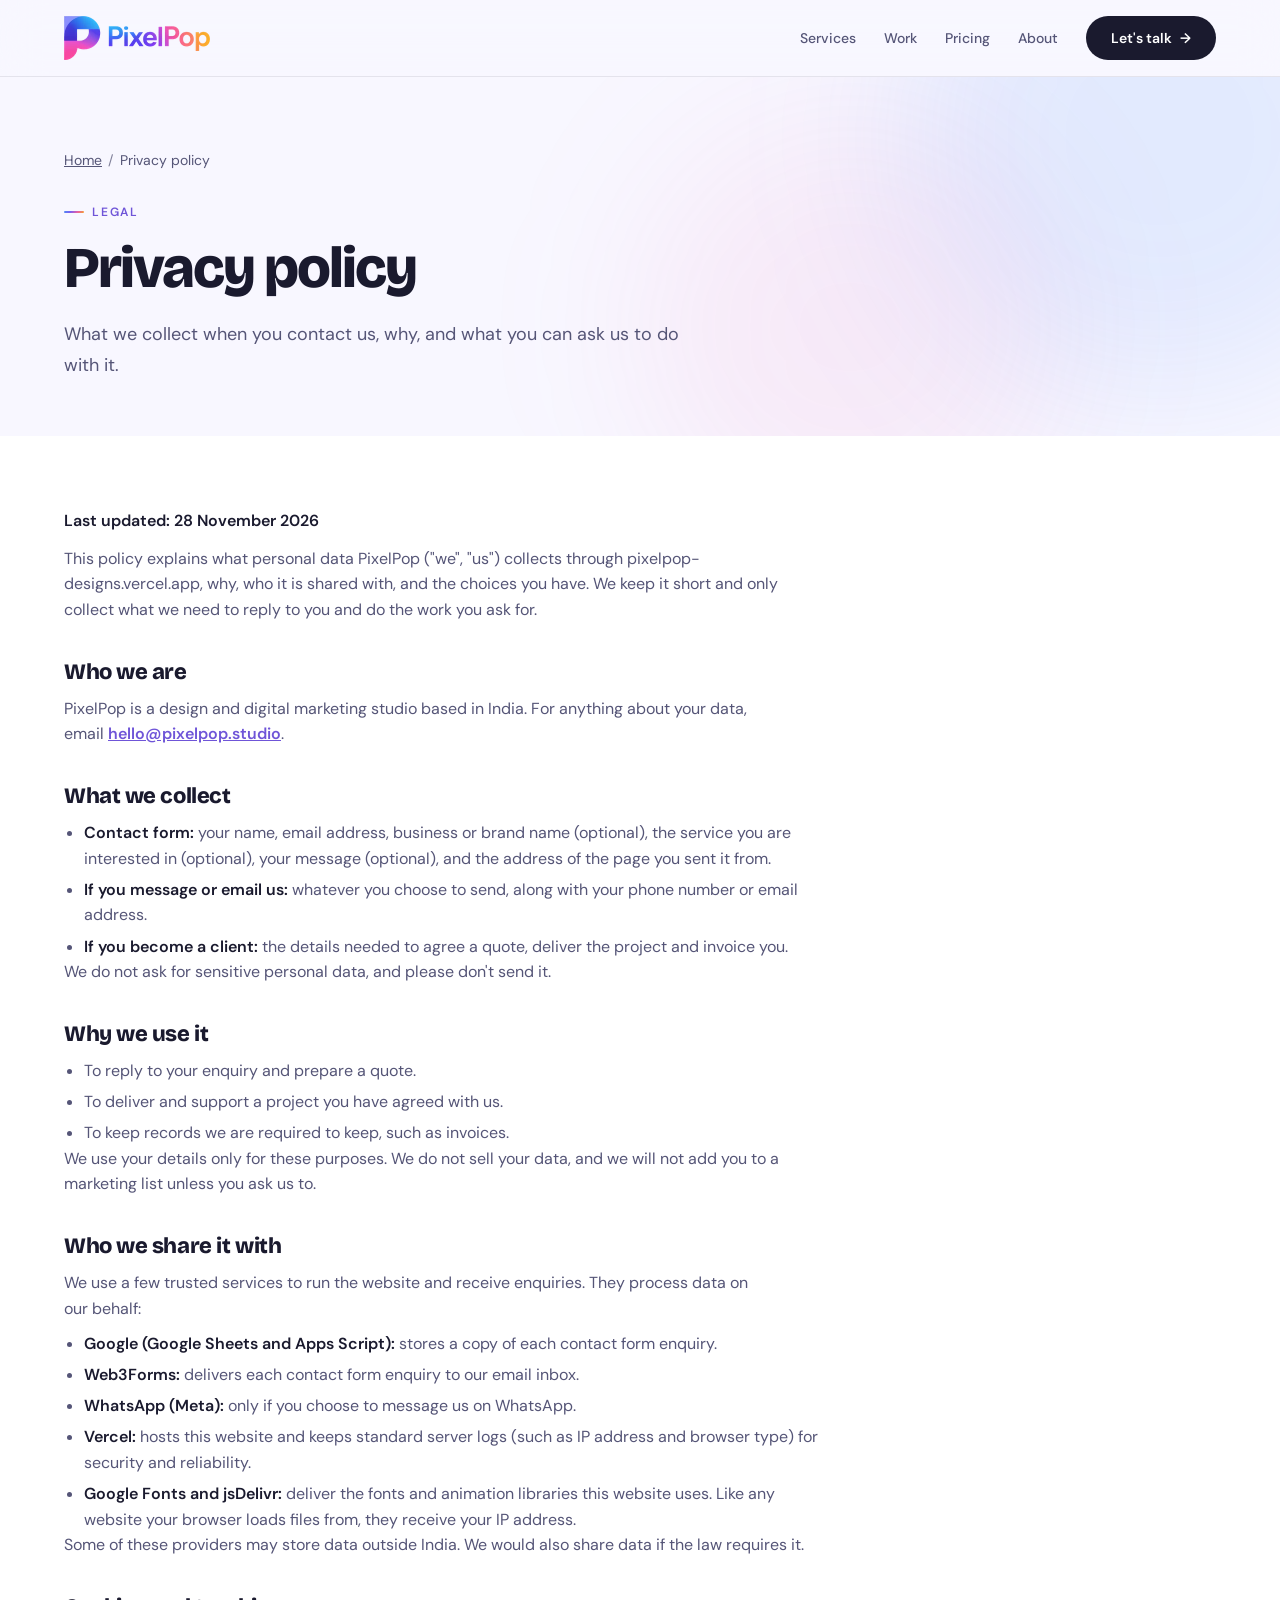
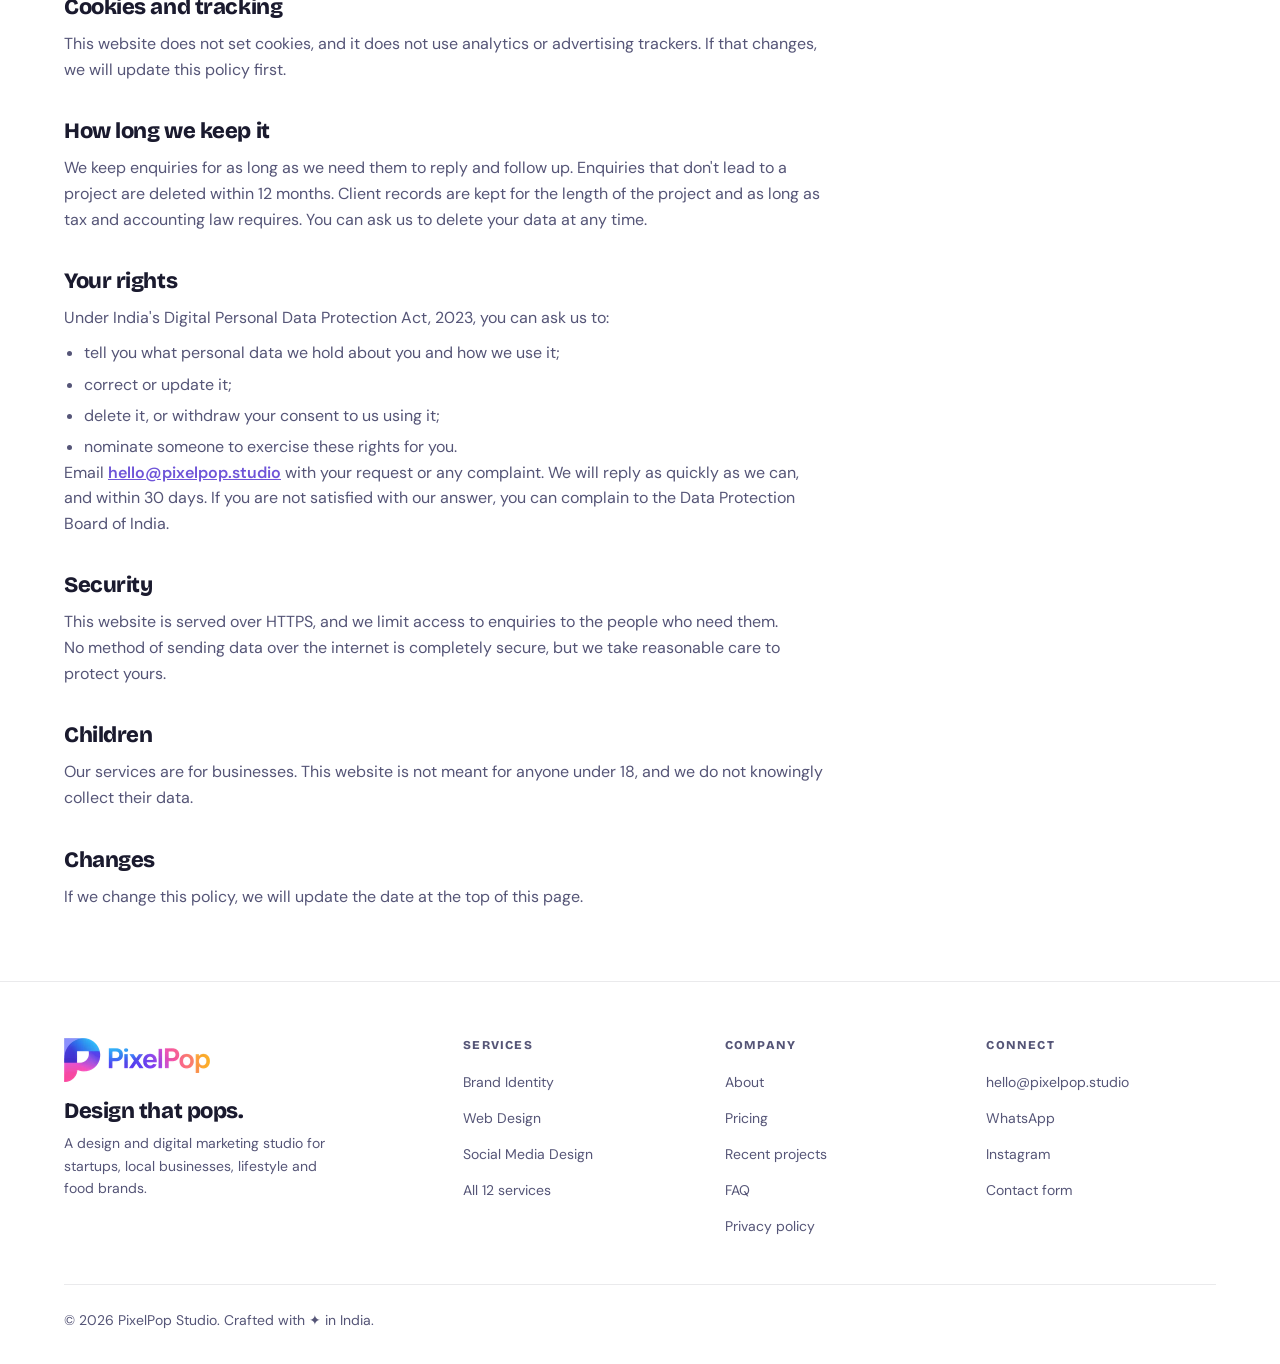
<file: privacy.html>
<!DOCTYPE html>
<html lang="en-IN">
<head>
<meta charset="UTF-8"/>
<meta name="viewport" content="width=device-width, initial-scale=1.0"/>
<title>Privacy Policy | PixelPop</title>
<meta name="description" content="How PixelPop collects, uses and protects the details you share through our contact form, email and WhatsApp."/>
<meta name="robots" content="index, follow, max-image-preview:large, max-snippet:-1"/>
<link rel="canonical" href="https://pixelpop-designs.vercel.app/privacy"/>
<meta name="theme-color" content="#7B5EF0"/>
<meta property="og:type" content="website"/>
<meta property="og:site_name" content="PixelPop"/>
<meta property="og:locale" content="en_IN"/>
<meta property="og:title" content="Privacy Policy | PixelPop"/>
<meta property="og:description" content="How PixelPop collects, uses and protects the details you share through our contact form, email and WhatsApp."/>
<meta property="og:url" content="https://pixelpop-designs.vercel.app/privacy"/>
<meta property="og:image" content="https://pixelpop-designs.vercel.app/images/og-image.png"/>
<meta property="og:image:width" content="1200"/>
<meta property="og:image:height" content="630"/>
<meta name="twitter:card" content="summary_large_image"/>
<meta name="twitter:title" content="Privacy Policy | PixelPop"/>
<meta name="twitter:description" content="How PixelPop collects, uses and protects the details you share through our contact form, email and WhatsApp."/>
<meta name="twitter:image" content="https://pixelpop-designs.vercel.app/images/og-image.png"/>
<link rel="icon" href="/favicon.ico" sizes="any"/>
<link rel="icon" type="image/png" sizes="32x32" href="/images/favicon-32.png"/>
<link rel="apple-touch-icon" href="/images/apple-touch-icon.png"/>
<link rel="preconnect" href="https://fonts.googleapis.com"/>
<link rel="preconnect" href="https://fonts.gstatic.com" crossorigin/>
<link href="https://fonts.googleapis.com/css2?family=Bricolage+Grotesque:opsz,wght@12..96,700;12..96,800&family=DM+Sans:opsz,wght@9..40,400;9..40,500;9..40,600&display=swap" rel="stylesheet"/>
<link rel="stylesheet" href="/assets/site.css"/>
<script type="application/ld+json">{"@context": "https://schema.org", "@graph": [{"@type": "WebSite", "@id": "https://pixelpop-designs.vercel.app/#website", "name": "PixelPop", "url": "https://pixelpop-designs.vercel.app/"}, {"@type": "BreadcrumbList", "itemListElement": [{"@type": "ListItem", "position": 1, "name": "Home", "item": "https://pixelpop-designs.vercel.app/"}, {"@type": "ListItem", "position": 2, "name": "Privacy policy", "item": "https://pixelpop-designs.vercel.app/privacy"}]}, {"@type": "WebPage", "@id": "https://pixelpop-designs.vercel.app/privacy", "url": "https://pixelpop-designs.vercel.app/privacy", "name": "Privacy policy", "isPartOf": {"@id": "https://pixelpop-designs.vercel.app/#website"}}]}</script>
</head>
<body>
<a class="skip-link" href="#main">Skip to content</a>
<header class="nav"><div class="wrap">
  <a href="/" class="nav-logo" aria-label="PixelPop home"><picture><source srcset="/images/logo-sm.webp" type="image/webp"><img src="/images/logo-sm.png" alt="PixelPop" width="146" height="44"></picture></a>
  <nav aria-label="Main"><ul class="nav-links"><li><a href="/#services">Services</a></li><li><a href="/#work">Work</a></li><li><a href="/pricing">Pricing</a></li><li><a href="/about">About</a></li><li><a class="btn" href="/#contact">Let's talk <span aria-hidden="true">→</span></a></li></ul></nav>
  <button class="burger" aria-label="Open menu" aria-expanded="false" aria-controls="m-menu"><span></span><span></span><span></span></button>
  <div class="m-menu" id="m-menu"><a href="/#services">Services</a><a href="/#work">Work</a><a href="/pricing">Pricing</a><a href="/about">About</a><a href="/#contact">Contact</a></div>
</div></header>
<main id="main">
<section class="page-hd"><div class="wrap"><nav aria-label="Breadcrumb"><ol class="crumbs"><li><a href="/">Home</a></li><li aria-current="page">Privacy policy</li></ol></nav><p class="stag">Legal</p><h1>Privacy policy</h1><p class="lede">What we collect when you contact us, why, and what you can ask us to do with it.</p></div></section><section class="sec sec--white"><div class="wrap"><div class="prose">
<p><strong>Last updated: 28 November 2026</strong></p>
<p>This policy explains what personal data PixelPop ("we", "us") collects through pixelpop-designs.vercel.app, why, who it is shared with, and the choices you have. We keep it short and only collect what we need to reply to you and do the work you ask for.</p>

<h2>Who we are</h2>
<p>PixelPop is a design and digital marketing studio based in India. For anything about your data, email <a href="mailto:hello@pixelpop.studio">hello@pixelpop.studio</a>.</p>

<h2>What we collect</h2>
<ul>
<li><strong>Contact form:</strong> your name, email address, business or brand name (optional), the service you are interested in (optional), your message (optional), and the address of the page you sent it from.</li>
<li><strong>If you message or email us:</strong> whatever you choose to send, along with your phone number or email address.</li>
<li><strong>If you become a client:</strong> the details needed to agree a quote, deliver the project and invoice you.</li>
</ul>
<p>We do not ask for sensitive personal data, and please don't send it.</p>

<h2>Why we use it</h2>
<ul>
<li>To reply to your enquiry and prepare a quote.</li>
<li>To deliver and support a project you have agreed with us.</li>
<li>To keep records we are required to keep, such as invoices.</li>
</ul>
<p>We use your details only for these purposes. We do not sell your data, and we will not add you to a marketing list unless you ask us to.</p>

<h2>Who we share it with</h2>
<p>We use a few trusted services to run the website and receive enquiries. They process data on our behalf:</p>
<ul>
<li><strong>Google (Google Sheets and Apps Script):</strong> stores a copy of each contact form enquiry.</li>
<li><strong>Web3Forms:</strong> delivers each contact form enquiry to our email inbox.</li>
<li><strong>WhatsApp (Meta):</strong> only if you choose to message us on WhatsApp.</li>
<li><strong>Vercel:</strong> hosts this website and keeps standard server logs (such as IP address and browser type) for security and reliability.</li>
<li><strong>Google Fonts and jsDelivr:</strong> deliver the fonts and animation libraries this website uses. Like any website your browser loads files from, they receive your IP address.</li>
</ul>
<p>Some of these providers may store data outside India. We would also share data if the law requires it.</p>

<h2>Cookies and tracking</h2>
<p>This website does not set cookies, and it does not use analytics or advertising trackers. If that changes, we will update this policy first.</p>

<h2>How long we keep it</h2>
<p>We keep enquiries for as long as we need them to reply and follow up. Enquiries that don't lead to a project are deleted within 12 months. Client records are kept for the length of the project and as long as tax and accounting law requires. You can ask us to delete your data at any time.</p>

<h2>Your rights</h2>
<p>Under India's Digital Personal Data Protection Act, 2023, you can ask us to:</p>
<ul>
<li>tell you what personal data we hold about you and how we use it;</li>
<li>correct or update it;</li>
<li>delete it, or withdraw your consent to us using it;</li>
<li>nominate someone to exercise these rights for you.</li>
</ul>
<p>Email <a href="mailto:hello@pixelpop.studio">hello@pixelpop.studio</a> with your request or any complaint. We will reply as quickly as we can, and within 30 days. If you are not satisfied with our answer, you can complain to the Data Protection Board of India.</p>

<h2>Security</h2>
<p>This website is served over HTTPS, and we limit access to enquiries to the people who need them. No method of sending data over the internet is completely secure, but we take reasonable care to protect yours.</p>

<h2>Children</h2>
<p>Our services are for businesses. This website is not meant for anyone under 18, and we do not knowingly collect their data.</p>

<h2>Changes</h2>
<p>If we change this policy, we will update the date at the top of this page.</p>
</div></div></section>
</main>
<footer><div class="wrap">
  <div class="ft-top">
    <div class="ft-brand"><a href="/" class="nav-logo" aria-label="PixelPop home"><picture><source srcset="/images/logo-sm.webp" type="image/webp"><img src="/images/logo-sm.png" alt="PixelPop" width="133" height="40" loading="lazy"></picture></a><p class="ft-tag">Design that pops.</p><p>A design and digital marketing studio for startups, local businesses, lifestyle and food brands.</p></div>
    <nav class="ft-col" aria-labelledby="f1"><h2 id="f1">Services</h2><ul><li><a href="/brand-identity">Brand Identity</a></li><li><a href="/web-design">Web Design</a></li><li><a href="/social-media-design">Social Media Design</a></li><li><a href="/#services">All 12 services</a></li></ul></nav>
    <nav class="ft-col" aria-labelledby="f2"><h2 id="f2">Company</h2><ul><li><a href="/about">About</a></li><li><a href="/pricing">Pricing</a></li><li><a href="/#work">Recent projects</a></li><li><a href="/#faq">FAQ</a></li><li><a href="/privacy">Privacy policy</a></li></ul></nav>
    <div class="ft-col"><h2>Connect</h2><ul><li><a href="mailto:hello@pixelpop.studio">hello@pixelpop.studio</a></li><li><a href="https://wa.me/917018553248" target="_blank" rel="noopener">WhatsApp</a></li><li><a href="https://www.instagram.com/pixelpop.labs/" target="_blank" rel="noopener">Instagram</a></li><li><a href="/#contact">Contact form</a></li></ul></div>
  </div>
  <p class="ft-bot">© <span id="yr">2026</span> PixelPop Studio. Crafted with <span aria-hidden="true">✦</span><span class="sr-only">care</span> in India.</p>
</div></footer>
<script src="/assets/site.js" defer></script>
</body>
</html>
</file>
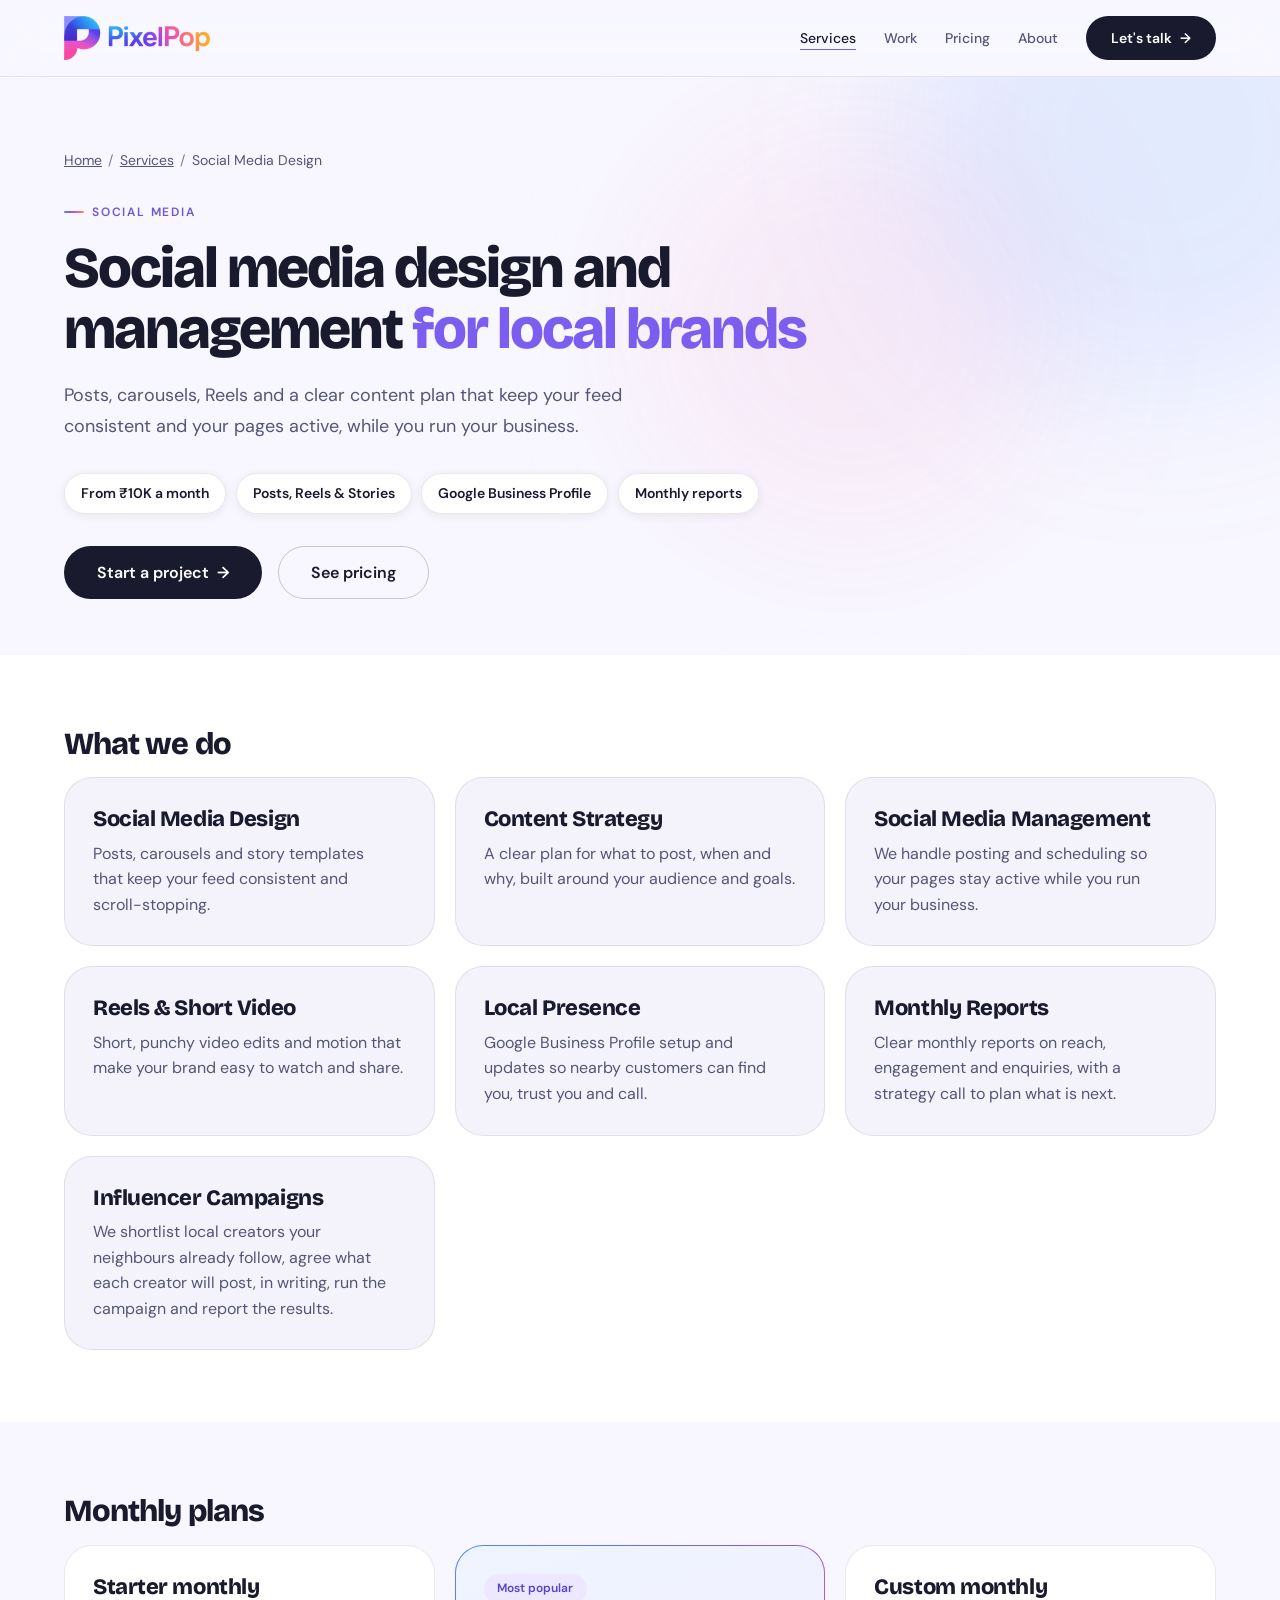
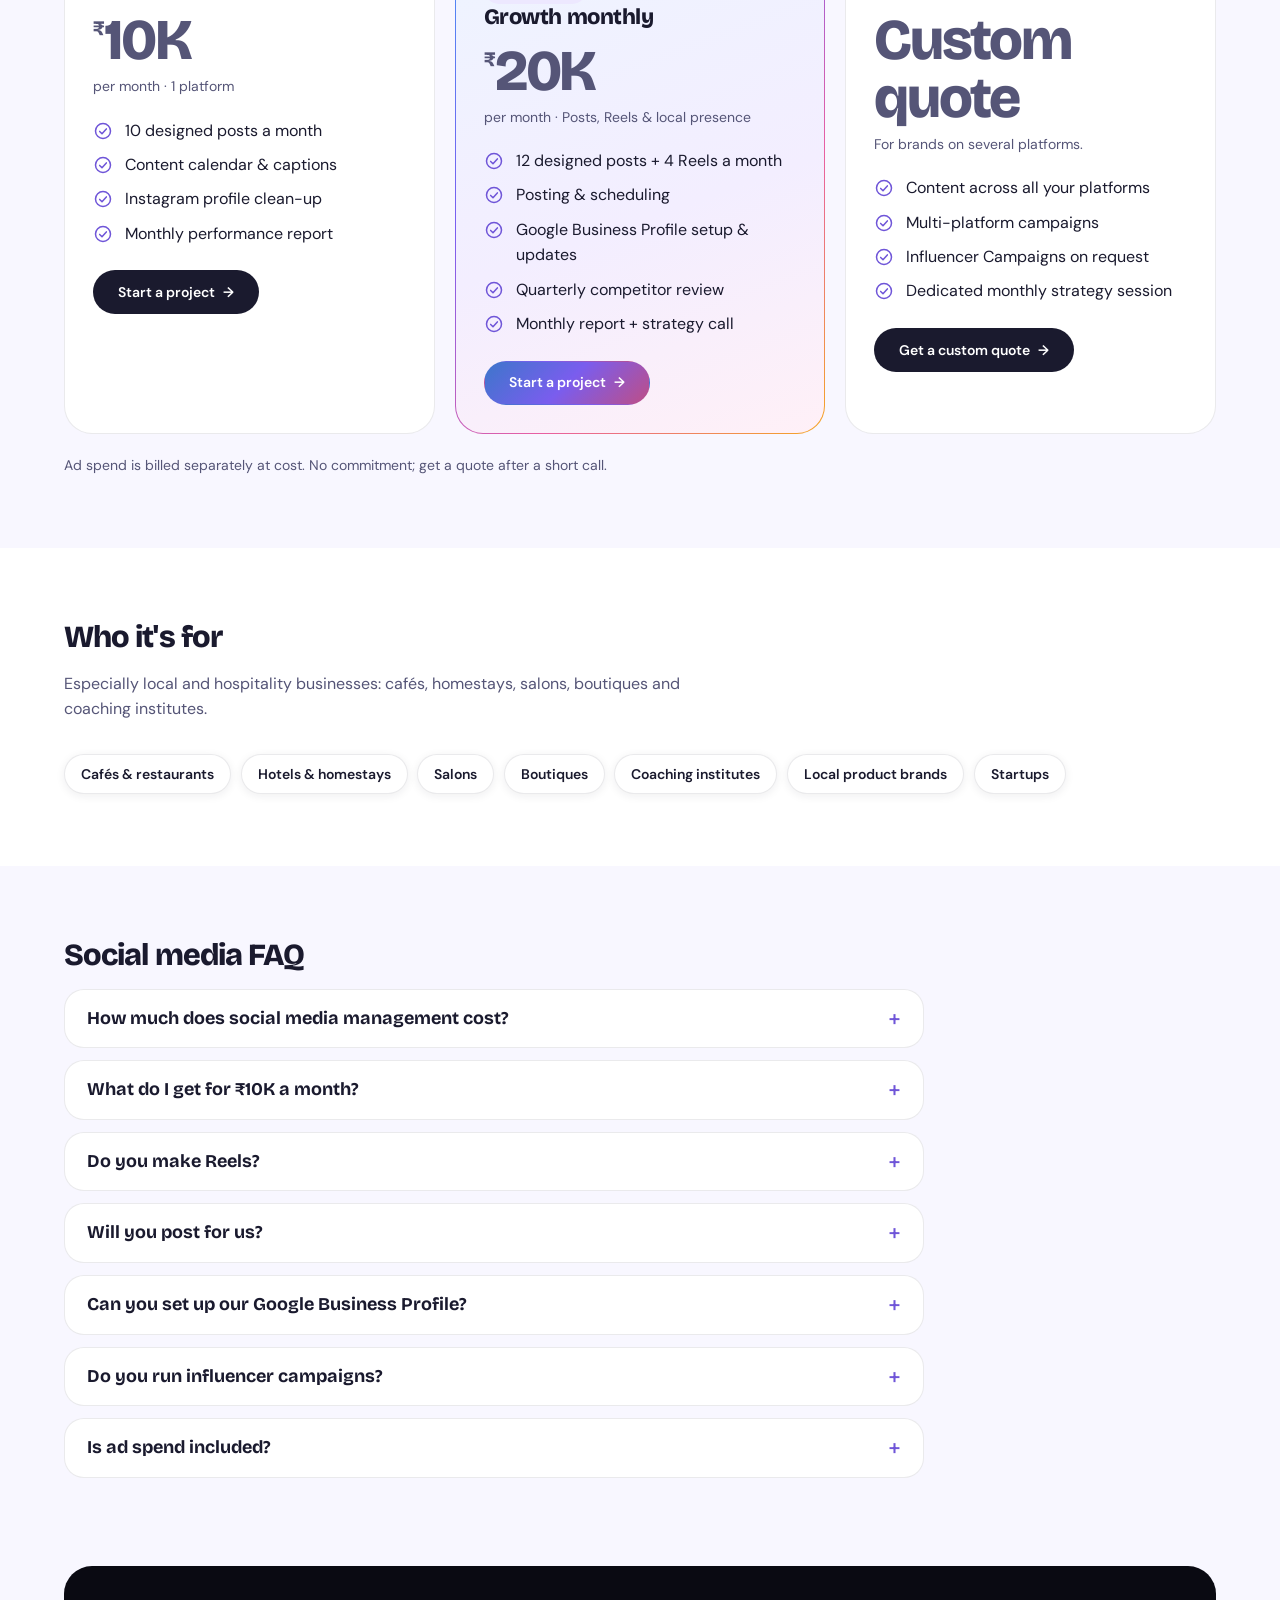
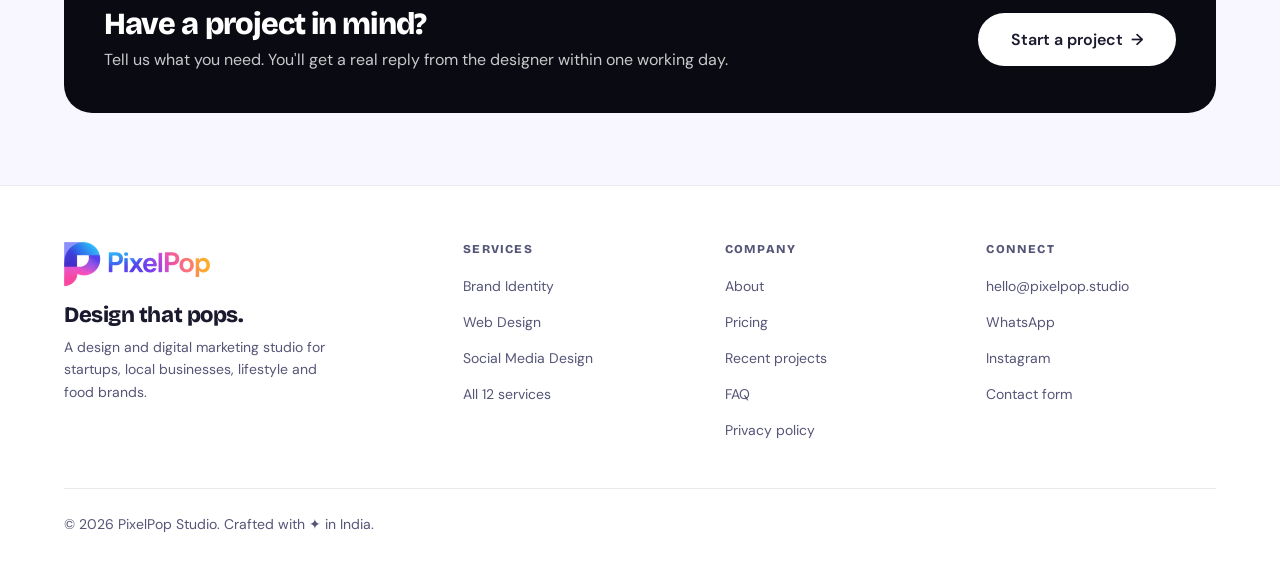
<file: social-media-design.html>
<!DOCTYPE html>
<html lang="en-IN">
<head>
<meta charset="UTF-8"/>
<meta name="viewport" content="width=device-width, initial-scale=1.0"/>
<title>Social Media Design &amp; Management for Brands in India | PixelPop</title>
<meta name="description" content="Instagram posts, carousels, Reels, content calendars and Google Business Profile for cafés, homestays, salons and local brands. Monthly plans from ₹10K."/>
<meta name="robots" content="index, follow, max-image-preview:large, max-snippet:-1"/>
<link rel="canonical" href="https://pixelpop-designs.vercel.app/social-media-design"/>
<meta name="theme-color" content="#7B5EF0"/>
<meta property="og:type" content="website"/>
<meta property="og:site_name" content="PixelPop"/>
<meta property="og:locale" content="en_IN"/>
<meta property="og:title" content="Social Media Design &amp; Management for Brands in India | PixelPop"/>
<meta property="og:description" content="Instagram posts, carousels, Reels, content calendars and Google Business Profile for cafés, homestays, salons and local brands. Monthly plans from ₹10K."/>
<meta property="og:url" content="https://pixelpop-designs.vercel.app/social-media-design"/>
<meta property="og:image" content="https://pixelpop-designs.vercel.app/images/og-image.png"/>
<meta property="og:image:width" content="1200"/>
<meta property="og:image:height" content="630"/>
<meta name="twitter:card" content="summary_large_image"/>
<meta name="twitter:title" content="Social Media Design &amp; Management for Brands in India | PixelPop"/>
<meta name="twitter:description" content="Instagram posts, carousels, Reels, content calendars and Google Business Profile for cafés, homestays, salons and local brands. Monthly plans from ₹10K."/>
<meta name="twitter:image" content="https://pixelpop-designs.vercel.app/images/og-image.png"/>
<link rel="icon" href="/favicon.ico" sizes="any"/>
<link rel="icon" type="image/png" sizes="32x32" href="/images/favicon-32.png"/>
<link rel="apple-touch-icon" href="/images/apple-touch-icon.png"/>
<link rel="preconnect" href="https://fonts.googleapis.com"/>
<link rel="preconnect" href="https://fonts.gstatic.com" crossorigin/>
<link href="https://fonts.googleapis.com/css2?family=Bricolage+Grotesque:opsz,wght@12..96,700;12..96,800&family=DM+Sans:opsz,wght@9..40,400;9..40,500;9..40,600&display=swap" rel="stylesheet"/>
<link rel="stylesheet" href="/assets/site.css"/>
<script type="application/ld+json">{"@context": "https://schema.org", "@graph": [{"@type": "WebSite", "@id": "https://pixelpop-designs.vercel.app/#website", "name": "PixelPop", "url": "https://pixelpop-designs.vercel.app/"}, {"@type": "BreadcrumbList", "itemListElement": [{"@type": "ListItem", "position": 1, "name": "Home", "item": "https://pixelpop-designs.vercel.app/"}, {"@type": "ListItem", "position": 2, "name": "Services", "item": "https://pixelpop-designs.vercel.app/#services"}, {"@type": "ListItem", "position": 3, "name": "Social Media Design", "item": "https://pixelpop-designs.vercel.app/social-media-design"}]}, {"@type": "Service", "@id": "https://pixelpop-designs.vercel.app/social-media-design#service", "name": "Social Media Design and Management", "serviceType": "Social Media Design and Management", "description": "Social media design, content strategy, posting, Reels, Google Business Profile and monthly reports for local brands in India.", "url": "https://pixelpop-designs.vercel.app/social-media-design", "provider": {"@type": "ProfessionalService", "@id": "https://pixelpop-designs.vercel.app/#business", "name": "PixelPop", "url": "https://pixelpop-designs.vercel.app/"}, "areaServed": {"@type": "Country", "name": "India"}, "offers": [{"@type": "Offer", "name": "Starter monthly", "priceCurrency": "INR", "priceSpecification": {"@type": "UnitPriceSpecification", "price": "10000", "priceCurrency": "INR", "unitText": "MONTH"}, "url": "https://pixelpop-designs.vercel.app/pricing"}, {"@type": "Offer", "name": "Growth monthly", "priceCurrency": "INR", "priceSpecification": {"@type": "UnitPriceSpecification", "price": "20000", "priceCurrency": "INR", "unitText": "MONTH"}, "url": "https://pixelpop-designs.vercel.app/pricing"}]}, {"@type": "FAQPage", "@id": "https://pixelpop-designs.vercel.app/social-media-design#faq", "mainEntity": [{"@type": "Question", "name": "How much does social media management cost?", "acceptedAnswer": {"@type": "Answer", "text": "Monthly plans start at ₹10K a month for one platform, and ₹20K a month for posts, Reels and local presence. Bigger, multi-platform plans are quoted after a short call."}}, {"@type": "Question", "name": "What do I get for ₹10K a month?", "acceptedAnswer": {"@type": "Answer", "text": "10 designed posts a month, a content calendar with captions, an Instagram profile clean-up and a monthly performance report, for one platform."}}, {"@type": "Question", "name": "Do you make Reels?", "acceptedAnswer": {"@type": "Answer", "text": "Yes. The ₹20K monthly plan includes 4 Reels a month alongside 12 designed posts, and Reels editing is also available as part of custom plans."}}, {"@type": "Question", "name": "Will you post for us?", "acceptedAnswer": {"@type": "Answer", "text": "Yes. Posting and scheduling are included from the ₹20K monthly plan."}}, {"@type": "Question", "name": "Can you set up our Google Business Profile?", "acceptedAnswer": {"@type": "Answer", "text": "Yes. Google Business Profile setup and updates are included in the ₹20K monthly plan, so nearby customers can find you and call."}}, {"@type": "Question", "name": "Do you run influencer campaigns?", "acceptedAnswer": {"@type": "Answer", "text": "Yes, on request. We shortlist local creators whose audience matches your customers, agree what each creator will post in writing, run the campaign and report the results."}}, {"@type": "Question", "name": "Is ad spend included?", "acceptedAnswer": {"@type": "Answer", "text": "No. Ad spend is billed separately at cost."}}]}]}</script>
</head>
<body>
<a class="skip-link" href="#main">Skip to content</a>
<header class="nav"><div class="wrap">
  <a href="/" class="nav-logo" aria-label="PixelPop home"><picture><source srcset="/images/logo-sm.webp" type="image/webp"><img src="/images/logo-sm.png" alt="PixelPop" width="146" height="44"></picture></a>
  <nav aria-label="Main"><ul class="nav-links"><li><a href="/#services" aria-current="page">Services</a></li><li><a href="/#work">Work</a></li><li><a href="/pricing">Pricing</a></li><li><a href="/about">About</a></li><li><a class="btn" href="/#contact">Let's talk <span aria-hidden="true">→</span></a></li></ul></nav>
  <button class="burger" aria-label="Open menu" aria-expanded="false" aria-controls="m-menu"><span></span><span></span><span></span></button>
  <div class="m-menu" id="m-menu"><a href="/#services">Services</a><a href="/#work">Work</a><a href="/pricing">Pricing</a><a href="/about">About</a><a href="/#contact">Contact</a></div>
</div></header>
<main id="main">
<section class="page-hd"><div class="wrap"><nav aria-label="Breadcrumb"><ol class="crumbs"><li><a href="/">Home</a></li><li><a href="/#services">Services</a></li><li aria-current="page">Social Media Design</li></ol></nav><p class="stag">Social Media</p><h1>Social media design and management <span class="accent">for local brands</span></h1><p class="lede">Posts, carousels, Reels and a clear content plan that keep your feed consistent and your pages active, while you run your business.</p><ul class="facts"><li>From ₹10K a month</li><li>Posts, Reels &amp; Stories</li><li>Google Business Profile</li><li>Monthly reports</li></ul><div class="hd-cta"><a class="btn btn--lg" href="/#contact">Start a project <span aria-hidden="true">→</span></a><a class="btn btn--outline btn--lg" href="/pricing">See pricing</a></div></div></section><section class="sec sec--white"><div class="wrap"><h2>What we do</h2><div class="grid"><article class="card"><h3>Social Media Design</h3><p>Posts, carousels and story templates that keep your feed consistent and scroll-stopping.</p></article><article class="card"><h3>Content Strategy</h3><p>A clear plan for what to post, when and why, built around your audience and goals.</p></article><article class="card"><h3>Social Media Management</h3><p>We handle posting and scheduling so your pages stay active while you run your business.</p></article><article class="card"><h3>Reels &amp; Short Video</h3><p>Short, punchy video edits and motion that make your brand easy to watch and share.</p></article><article class="card"><h3>Local Presence</h3><p>Google Business Profile setup and updates so nearby customers can find you, trust you and call.</p></article><article class="card"><h3>Monthly Reports</h3><p>Clear monthly reports on reach, engagement and enquiries, with a strategy call to plan what is next.</p></article><article class="card"><h3>Influencer Campaigns</h3><p>We shortlist local creators your neighbours already follow, agree what each creator will post, in writing, run the campaign and report the results.</p></article></div></div></section><section class="sec"><div class="wrap"><h2>Monthly plans</h2><div class="grid"><article class="card"><h3>Starter monthly</h3><p class="price"><sup>₹</sup>10K</p><p class="per">per month · 1 platform</p><ul class="checks"><li>10 designed posts a month</li><li>Content calendar &amp; captions</li><li>Instagram profile clean-up</li><li>Monthly performance report</li></ul><a class="btn" href="/#contact">Start a project <span aria-hidden="true">→</span></a></article><article class="card card--feat"><span class="pill">Most popular</span><h3>Growth monthly</h3><p class="price"><sup>₹</sup>20K</p><p class="per">per month · Posts, Reels &amp; local presence</p><ul class="checks"><li>12 designed posts + 4 Reels a month</li><li>Posting &amp; scheduling</li><li>Google Business Profile setup &amp; updates</li><li>Quarterly competitor review</li><li>Monthly report + strategy call</li></ul><a class="btn btn--gradient" href="/#contact">Start a project <span aria-hidden="true">→</span></a></article><article class="card"><h3>Custom monthly</h3><p class="price">Custom quote</p><p class="per">For brands on several platforms.</p><ul class="checks"><li>Content across all your platforms</li><li>Multi-platform campaigns</li><li>Influencer Campaigns on request</li><li>Dedicated monthly strategy session</li></ul><a class="btn" href="/#contact">Get a custom quote <span aria-hidden="true">→</span></a></article></div><p class="note">Ad spend is billed separately at cost. No commitment; get a quote after a short call.</p></div></section><section class="sec sec--white"><div class="wrap"><h2>Who it's for</h2><p class="intro">Especially local and hospitality businesses: cafés, homestays, salons, boutiques and coaching institutes.</p><ul class="facts"><li>Cafés & restaurants</li><li>Hotels & homestays</li><li>Salons</li><li>Boutiques</li><li>Coaching institutes</li><li>Local product brands</li><li>Startups</li></ul></div></section><section class="sec"><div class="wrap"><h2>Social media FAQ</h2><div class="faq"><details><summary>How much does social media management cost?</summary><div class="ans"><p>Monthly plans start at ₹10K a month for one platform, and ₹20K a month for posts, Reels and local presence. Bigger, multi-platform plans are quoted after a short call.</p><p><a href="/pricing">See full pricing</a></p></div></details><details><summary>What do I get for ₹10K a month?</summary><div class="ans"><p>10 designed posts a month, a content calendar with captions, an Instagram profile clean-up and a monthly performance report, for one platform.</p></div></details><details><summary>Do you make Reels?</summary><div class="ans"><p>Yes. The ₹20K monthly plan includes 4 Reels a month alongside 12 designed posts, and Reels editing is also available as part of custom plans.</p></div></details><details><summary>Will you post for us?</summary><div class="ans"><p>Yes. Posting and scheduling are included from the ₹20K monthly plan.</p></div></details><details><summary>Can you set up our Google Business Profile?</summary><div class="ans"><p>Yes. Google Business Profile setup and updates are included in the ₹20K monthly plan, so nearby customers can find you and call.</p></div></details><details><summary>Do you run influencer campaigns?</summary><div class="ans"><p>Yes, on request. We shortlist local creators whose audience matches your customers, agree what each creator will post in writing, run the campaign and report the results.</p></div></details><details><summary>Is ad spend included?</summary><div class="ans"><p>No. Ad spend is billed separately at cost.</p></div></details></div></div></section><div class="wrap"><aside class="cta" aria-label="Start a project"><div><h2>Have a project in mind?</h2><p>Tell us what you need. You'll get a real reply from the designer within one working day.</p></div><a class="btn btn--lg" href="/#contact">Start a project <span aria-hidden="true">→</span></a></aside></div>
</main>
<footer><div class="wrap">
  <div class="ft-top">
    <div class="ft-brand"><a href="/" class="nav-logo" aria-label="PixelPop home"><picture><source srcset="/images/logo-sm.webp" type="image/webp"><img src="/images/logo-sm.png" alt="PixelPop" width="133" height="40" loading="lazy"></picture></a><p class="ft-tag">Design that pops.</p><p>A design and digital marketing studio for startups, local businesses, lifestyle and food brands.</p></div>
    <nav class="ft-col" aria-labelledby="f1"><h2 id="f1">Services</h2><ul><li><a href="/brand-identity">Brand Identity</a></li><li><a href="/web-design">Web Design</a></li><li><a href="/social-media-design">Social Media Design</a></li><li><a href="/#services">All 12 services</a></li></ul></nav>
    <nav class="ft-col" aria-labelledby="f2"><h2 id="f2">Company</h2><ul><li><a href="/about">About</a></li><li><a href="/pricing">Pricing</a></li><li><a href="/#work">Recent projects</a></li><li><a href="/#faq">FAQ</a></li><li><a href="/privacy">Privacy policy</a></li></ul></nav>
    <div class="ft-col"><h2>Connect</h2><ul><li><a href="mailto:hello@pixelpop.studio">hello@pixelpop.studio</a></li><li><a href="https://wa.me/917018553248" target="_blank" rel="noopener">WhatsApp</a></li><li><a href="https://www.instagram.com/pixelpop.labs/" target="_blank" rel="noopener">Instagram</a></li><li><a href="/#contact">Contact form</a></li></ul></div>
  </div>
  <p class="ft-bot">© <span id="yr">2026</span> PixelPop Studio. Crafted with <span aria-hidden="true">✦</span><span class="sr-only">care</span> in India.</p>
</div></footer>
<script src="/assets/site.js" defer></script>
</body>
</html>
</file>
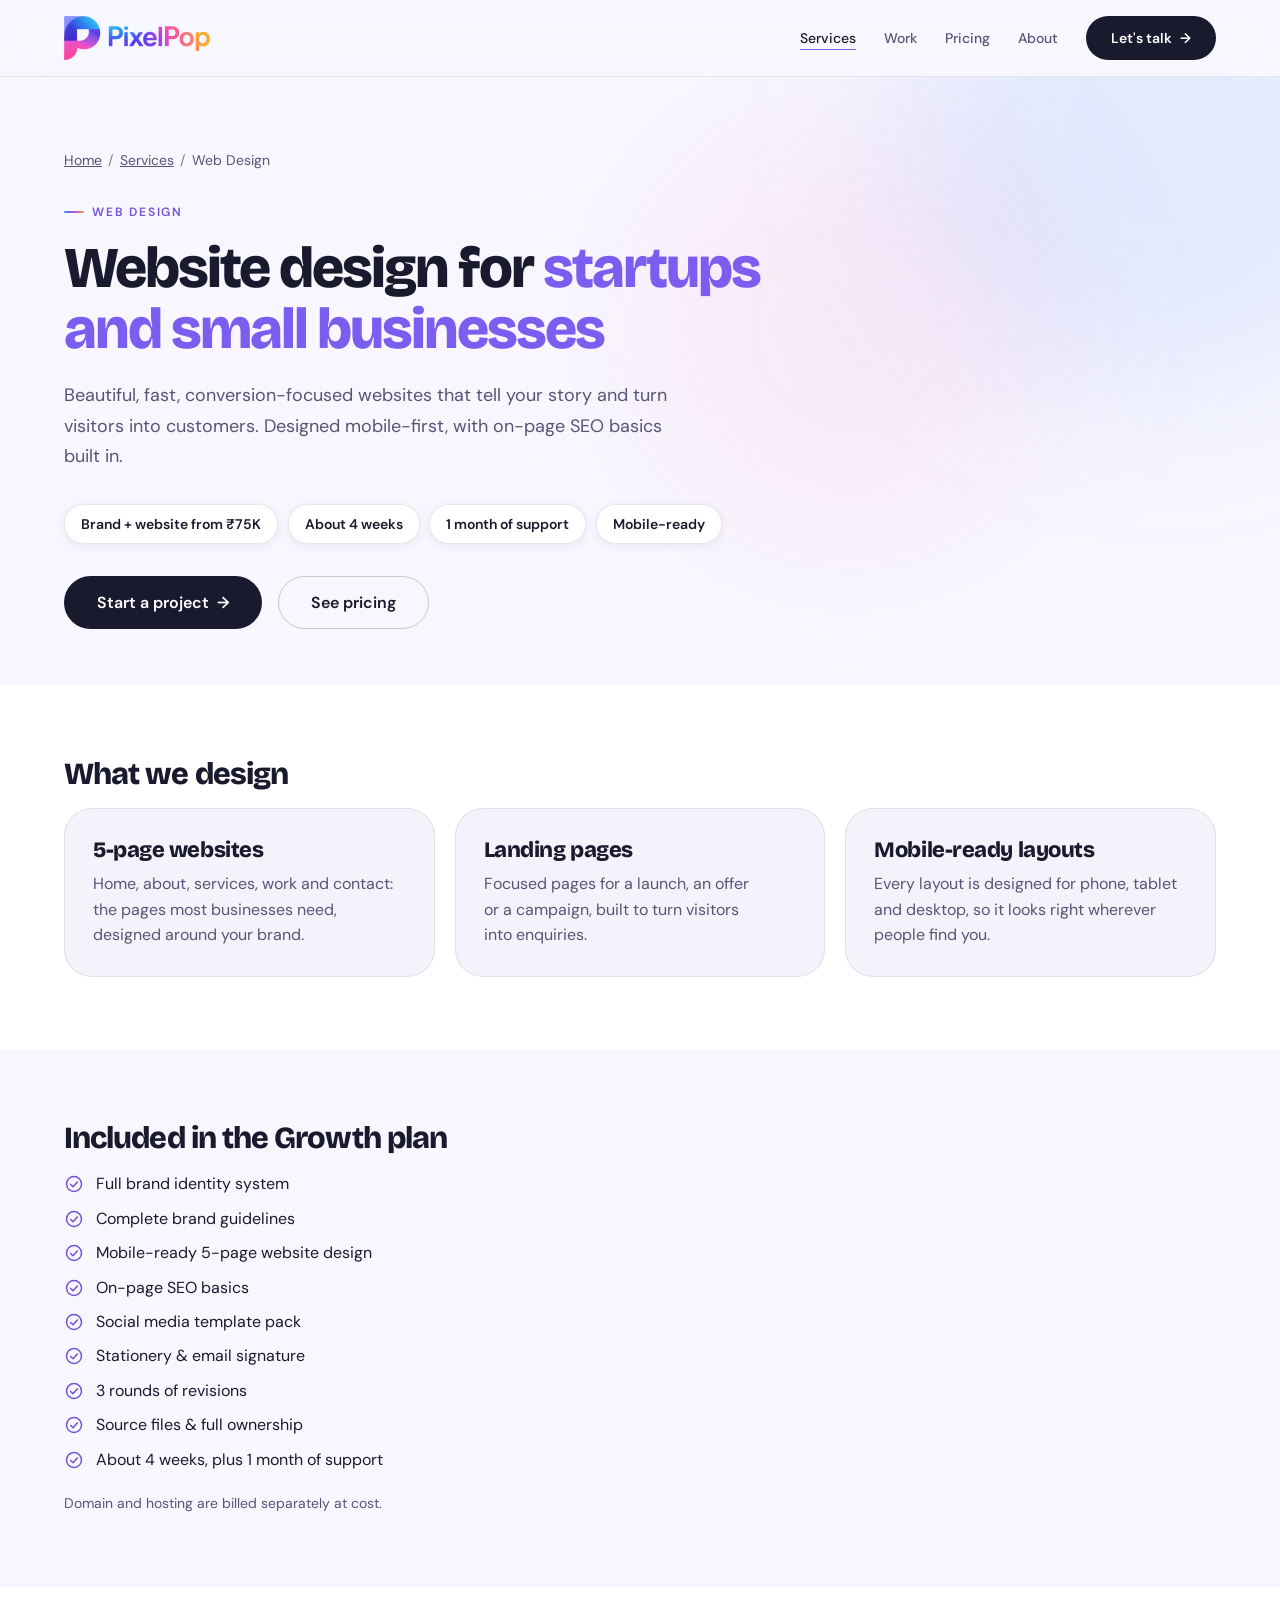
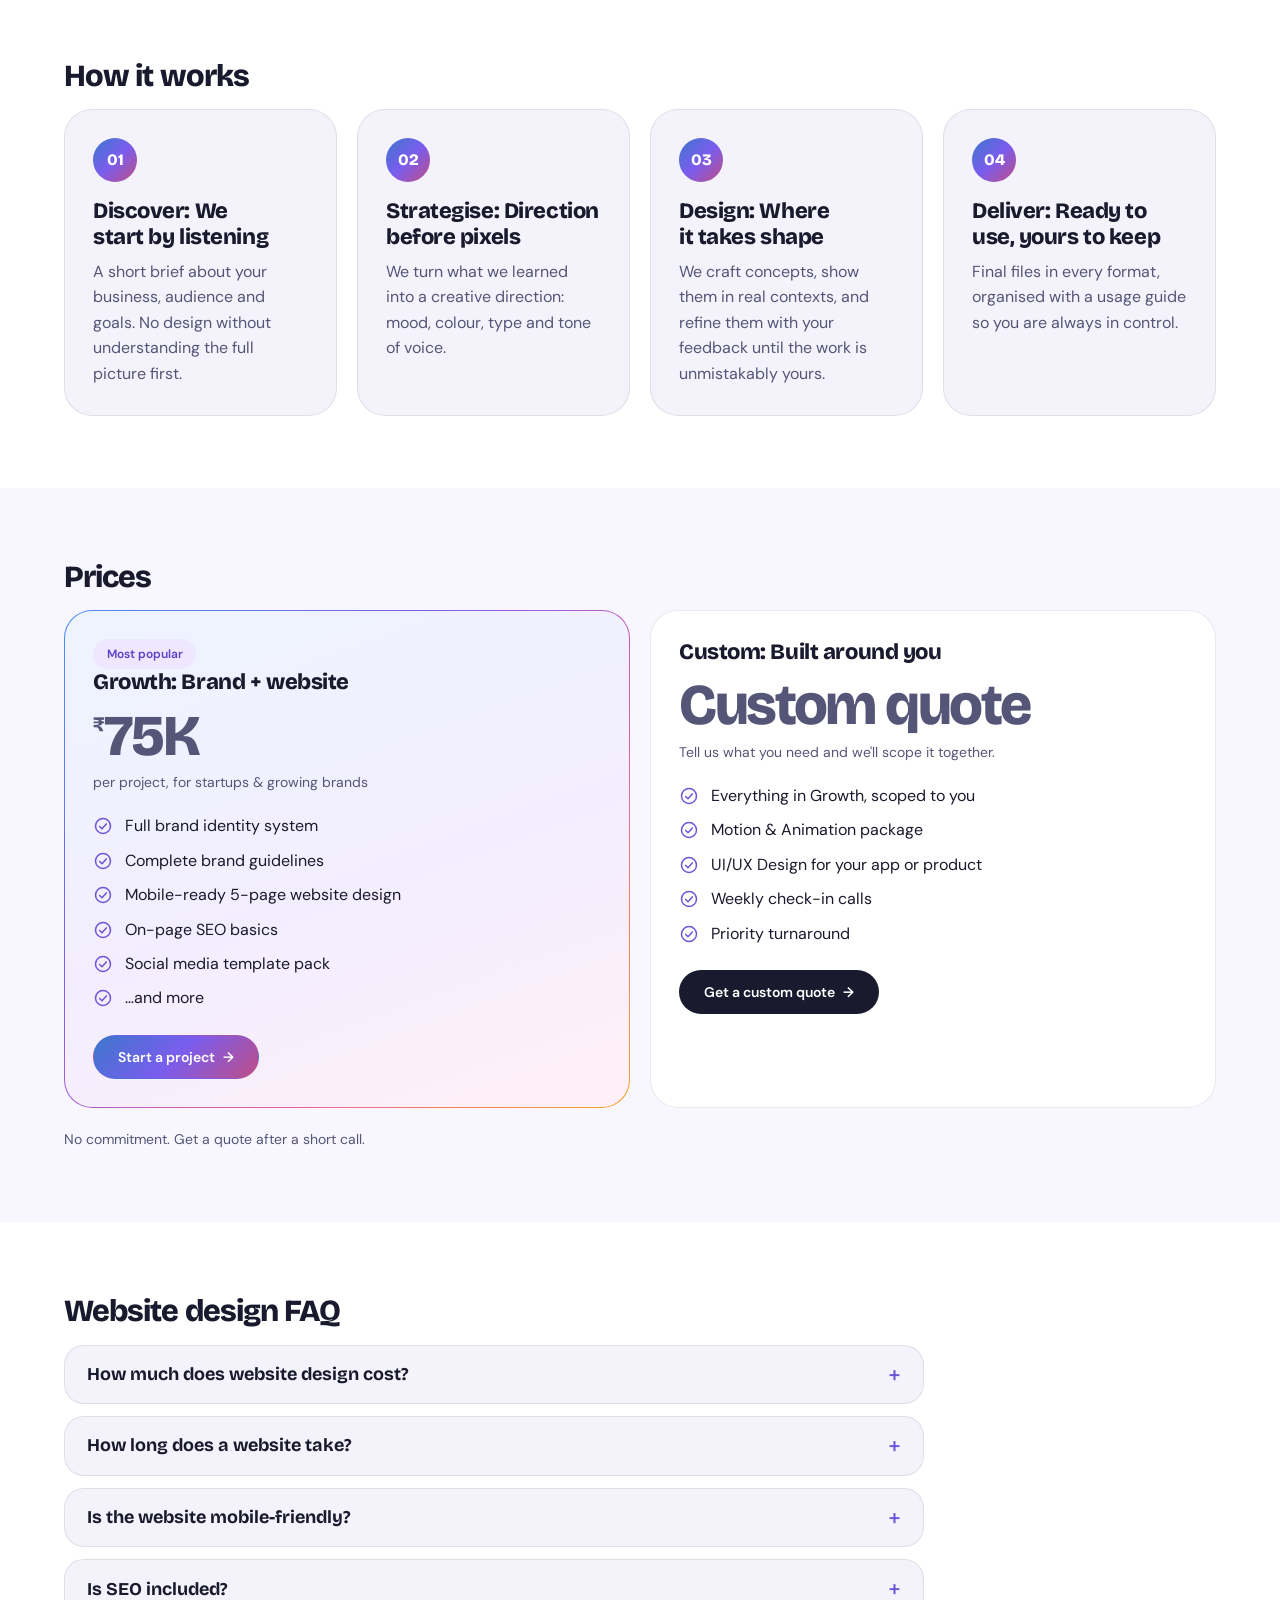
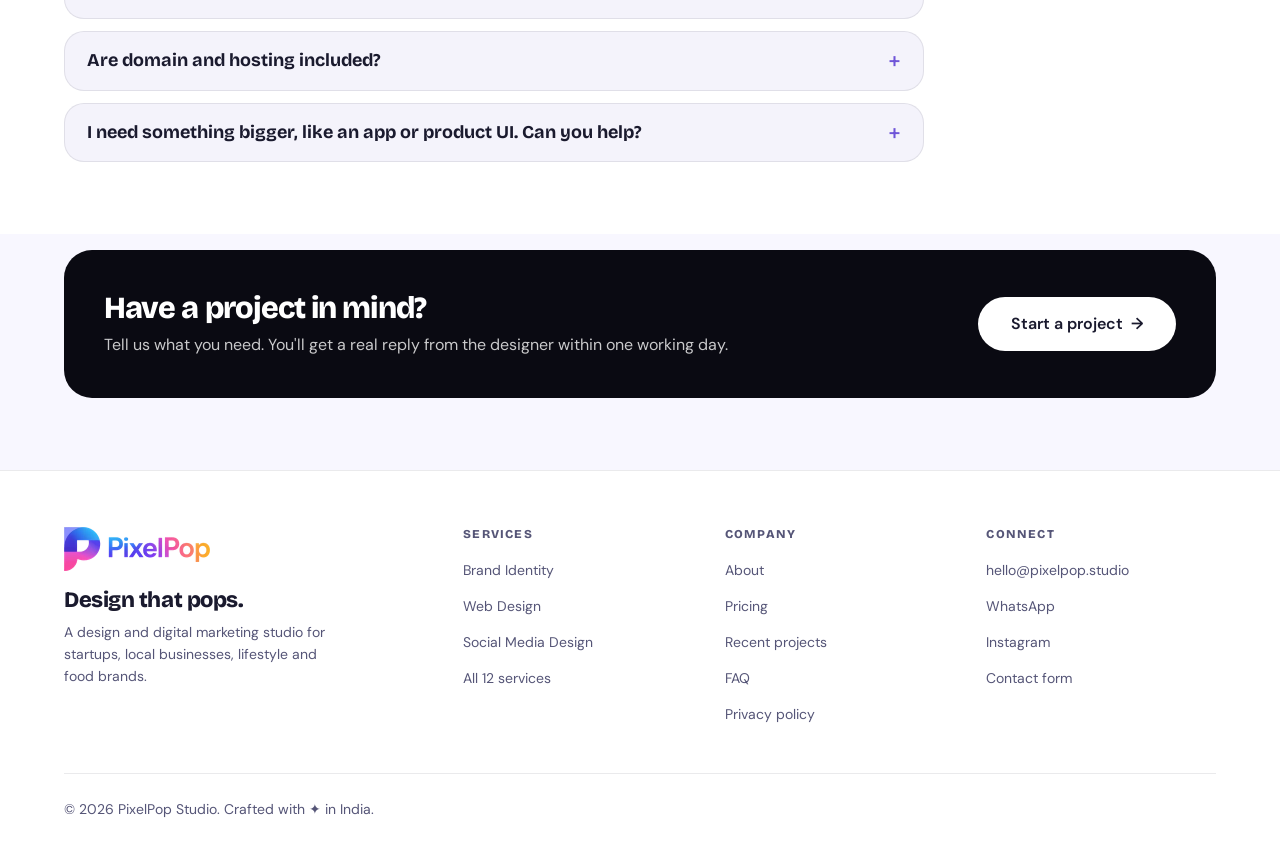
<file: web-design.html>
<!DOCTYPE html>
<html lang="en-IN">
<head>
<meta charset="UTF-8"/>
<meta name="viewport" content="width=device-width, initial-scale=1.0"/>
<title>Website Design for Startups &amp; Small Businesses in India | PixelPop</title>
<meta name="description" content="Mobile-ready, conversion-focused website design with on-page SEO basics. Brand + 5-page website from ₹75K, about 4 weeks plus 1 month of support."/>
<meta name="robots" content="index, follow, max-image-preview:large, max-snippet:-1"/>
<link rel="canonical" href="https://pixelpop-designs.vercel.app/web-design"/>
<meta name="theme-color" content="#7B5EF0"/>
<meta property="og:type" content="website"/>
<meta property="og:site_name" content="PixelPop"/>
<meta property="og:locale" content="en_IN"/>
<meta property="og:title" content="Website Design for Startups &amp; Small Businesses in India | PixelPop"/>
<meta property="og:description" content="Mobile-ready, conversion-focused website design with on-page SEO basics. Brand + 5-page website from ₹75K, about 4 weeks plus 1 month of support."/>
<meta property="og:url" content="https://pixelpop-designs.vercel.app/web-design"/>
<meta property="og:image" content="https://pixelpop-designs.vercel.app/images/og-image.png"/>
<meta property="og:image:width" content="1200"/>
<meta property="og:image:height" content="630"/>
<meta name="twitter:card" content="summary_large_image"/>
<meta name="twitter:title" content="Website Design for Startups &amp; Small Businesses in India | PixelPop"/>
<meta name="twitter:description" content="Mobile-ready, conversion-focused website design with on-page SEO basics. Brand + 5-page website from ₹75K, about 4 weeks plus 1 month of support."/>
<meta name="twitter:image" content="https://pixelpop-designs.vercel.app/images/og-image.png"/>
<link rel="icon" href="/favicon.ico" sizes="any"/>
<link rel="icon" type="image/png" sizes="32x32" href="/images/favicon-32.png"/>
<link rel="apple-touch-icon" href="/images/apple-touch-icon.png"/>
<link rel="preconnect" href="https://fonts.googleapis.com"/>
<link rel="preconnect" href="https://fonts.gstatic.com" crossorigin/>
<link href="https://fonts.googleapis.com/css2?family=Bricolage+Grotesque:opsz,wght@12..96,700;12..96,800&family=DM+Sans:opsz,wght@9..40,400;9..40,500;9..40,600&display=swap" rel="stylesheet"/>
<link rel="stylesheet" href="/assets/site.css"/>
<script type="application/ld+json">{"@context": "https://schema.org", "@graph": [{"@type": "WebSite", "@id": "https://pixelpop-designs.vercel.app/#website", "name": "PixelPop", "url": "https://pixelpop-designs.vercel.app/"}, {"@type": "BreadcrumbList", "itemListElement": [{"@type": "ListItem", "position": 1, "name": "Home", "item": "https://pixelpop-designs.vercel.app/"}, {"@type": "ListItem", "position": 2, "name": "Services", "item": "https://pixelpop-designs.vercel.app/#services"}, {"@type": "ListItem", "position": 3, "name": "Web Design", "item": "https://pixelpop-designs.vercel.app/web-design"}]}, {"@type": "Service", "@id": "https://pixelpop-designs.vercel.app/web-design#service", "name": "Web Design", "serviceType": "Web Design", "description": "Mobile-ready, conversion-focused website design with on-page SEO basics for startups and small businesses in India.", "url": "https://pixelpop-designs.vercel.app/web-design", "provider": {"@type": "ProfessionalService", "@id": "https://pixelpop-designs.vercel.app/#business", "name": "PixelPop", "url": "https://pixelpop-designs.vercel.app/"}, "areaServed": {"@type": "Country", "name": "India"}, "offers": [{"@type": "Offer", "name": "Growth: Brand + website", "price": "75000", "priceCurrency": "INR", "url": "https://pixelpop-designs.vercel.app/pricing"}]}, {"@type": "FAQPage", "@id": "https://pixelpop-designs.vercel.app/web-design#faq", "mainEntity": [{"@type": "Question", "name": "How much does website design cost?", "acceptedAnswer": {"@type": "Answer", "text": "Website design is part of our Growth plan, from ₹75K per project. That includes a full brand identity system, complete brand guidelines, a mobile-ready 5-page website design, on-page SEO basics, a social media template pack, stationery and an email signature, and 3 rounds of revisions."}}, {"@type": "Question", "name": "How long does a website take?", "acceptedAnswer": {"@type": "Answer", "text": "About 4 weeks for the Growth plan (brand + website), plus 1 month of support after delivery."}}, {"@type": "Question", "name": "Is the website mobile-friendly?", "acceptedAnswer": {"@type": "Answer", "text": "Yes. Every website is designed mobile-ready, so it works on phones, tablets and desktops."}}, {"@type": "Question", "name": "Is SEO included?", "acceptedAnswer": {"@type": "Answer", "text": "On-page SEO basics are included in the Growth plan."}}, {"@type": "Question", "name": "Are domain and hosting included?", "acceptedAnswer": {"@type": "Answer", "text": "Domain and hosting are billed separately at cost."}}, {"@type": "Question", "name": "I need something bigger, like an app or product UI. Can you help?", "acceptedAnswer": {"@type": "Answer", "text": "Yes. Custom projects cover everything in Growth scoped to you, plus UI/UX design for your app or product, a motion and animation package, weekly check-in calls and priority turnaround."}}]}]}</script>
</head>
<body>
<a class="skip-link" href="#main">Skip to content</a>
<header class="nav"><div class="wrap">
  <a href="/" class="nav-logo" aria-label="PixelPop home"><picture><source srcset="/images/logo-sm.webp" type="image/webp"><img src="/images/logo-sm.png" alt="PixelPop" width="146" height="44"></picture></a>
  <nav aria-label="Main"><ul class="nav-links"><li><a href="/#services" aria-current="page">Services</a></li><li><a href="/#work">Work</a></li><li><a href="/pricing">Pricing</a></li><li><a href="/about">About</a></li><li><a class="btn" href="/#contact">Let's talk <span aria-hidden="true">→</span></a></li></ul></nav>
  <button class="burger" aria-label="Open menu" aria-expanded="false" aria-controls="m-menu"><span></span><span></span><span></span></button>
  <div class="m-menu" id="m-menu"><a href="/#services">Services</a><a href="/#work">Work</a><a href="/pricing">Pricing</a><a href="/about">About</a><a href="/#contact">Contact</a></div>
</div></header>
<main id="main">
<section class="page-hd"><div class="wrap"><nav aria-label="Breadcrumb"><ol class="crumbs"><li><a href="/">Home</a></li><li><a href="/#services">Services</a></li><li aria-current="page">Web Design</li></ol></nav><p class="stag">Web Design</p><h1>Website design for <span class="accent">startups and small businesses</span></h1><p class="lede">Beautiful, fast, conversion-focused websites that tell your story and turn visitors into customers. Designed mobile-first, with on-page SEO basics built in.</p><ul class="facts"><li>Brand + website from ₹75K</li><li>About 4 weeks</li><li>1 month of support</li><li>Mobile-ready</li></ul><div class="hd-cta"><a class="btn btn--lg" href="/#contact">Start a project <span aria-hidden="true">→</span></a><a class="btn btn--outline btn--lg" href="/pricing">See pricing</a></div></div></section><section class="sec sec--white"><div class="wrap"><h2>What we design</h2><div class="grid"><article class="card"><h3>5-page websites</h3><p>Home, about, services, work and contact: the pages most businesses need, designed around your brand.</p></article><article class="card"><h3>Landing pages</h3><p>Focused pages for a launch, an offer or a campaign, built to turn visitors into enquiries.</p></article><article class="card"><h3>Mobile-ready layouts</h3><p>Every layout is designed for phone, tablet and desktop, so it looks right wherever people find you.</p></article></div></div></section><section class="sec"><div class="wrap"><h2>Included in the Growth plan</h2><ul class="checks"><li>Full brand identity system</li><li>Complete brand guidelines</li><li>Mobile-ready 5-page website design</li><li>On-page SEO basics</li><li>Social media template pack</li><li>Stationery &amp; email signature</li><li>3 rounds of revisions</li><li>Source files &amp; full ownership</li><li>About 4 weeks, plus 1 month of support</li></ul><p class="note">Domain and hosting are billed separately at cost.</p></div></section><section class="sec sec--white"><div class="wrap"><h2>How it works</h2><div class="grid" data-cols="4"><article class="card"><span class="num" aria-hidden="true">01</span><h3>Discover: We start by listening</h3><p>A short brief about your business, audience and goals. No design without understanding the full picture first.</p></article><article class="card"><span class="num" aria-hidden="true">02</span><h3>Strategise: Direction before pixels</h3><p>We turn what we learned into a creative direction: mood, colour, type and tone of voice.</p></article><article class="card"><span class="num" aria-hidden="true">03</span><h3>Design: Where it takes shape</h3><p>We craft concepts, show them in real contexts, and refine them with your feedback until the work is unmistakably yours.</p></article><article class="card"><span class="num" aria-hidden="true">04</span><h3>Deliver: Ready to use, yours to keep</h3><p>Final files in every format, organised with a usage guide so you are always in control.</p></article></div></div></section><section class="sec"><div class="wrap"><h2>Prices</h2><div class="grid grid--2"><article class="card card--feat"><span class="pill">Most popular</span><h3>Growth: Brand + website</h3><p class="price"><sup>₹</sup>75K</p><p class="per">per project, for startups &amp; growing brands</p><ul class="checks"><li>Full brand identity system</li><li>Complete brand guidelines</li><li>Mobile-ready 5-page website design</li><li>On-page SEO basics</li><li>Social media template pack</li><li>…and more</li></ul><a class="btn btn--gradient" href="/#contact">Start a project <span aria-hidden="true">→</span></a></article><article class="card"><h3>Custom: Built around you</h3><p class="price">Custom quote</p><p class="per">Tell us what you need and we'll scope it together.</p><ul class="checks"><li>Everything in Growth, scoped to you</li><li>Motion &amp; Animation package</li><li>UI/UX Design for your app or product</li><li>Weekly check-in calls</li><li>Priority turnaround</li></ul><a class="btn" href="/#contact">Get a custom quote <span aria-hidden="true">→</span></a></article></div><p class="note">No commitment. Get a quote after a short call.</p></div></section><section class="sec sec--white"><div class="wrap"><h2>Website design FAQ</h2><div class="faq"><details><summary>How much does website design cost?</summary><div class="ans"><p>Website design is part of our Growth plan, from ₹75K per project. That includes a full brand identity system, complete brand guidelines, a mobile-ready 5-page website design, on-page SEO basics, a social media template pack, stationery and an email signature, and 3 rounds of revisions.</p><p><a href="/pricing">See full pricing</a></p></div></details><details><summary>How long does a website take?</summary><div class="ans"><p>About 4 weeks for the Growth plan (brand + website), plus 1 month of support after delivery.</p></div></details><details><summary>Is the website mobile-friendly?</summary><div class="ans"><p>Yes. Every website is designed mobile-ready, so it works on phones, tablets and desktops.</p></div></details><details><summary>Is SEO included?</summary><div class="ans"><p>On-page SEO basics are included in the Growth plan.</p></div></details><details><summary>Are domain and hosting included?</summary><div class="ans"><p>Domain and hosting are billed separately at cost.</p></div></details><details><summary>I need something bigger, like an app or product UI. Can you help?</summary><div class="ans"><p>Yes. Custom projects cover everything in Growth scoped to you, plus UI/UX design for your app or product, a motion and animation package, weekly check-in calls and priority turnaround.</p><p><a href="/#contact">Tell us what you need</a></p></div></details></div></div></section><div class="wrap"><aside class="cta" aria-label="Start a project"><div><h2>Have a project in mind?</h2><p>Tell us what you need. You'll get a real reply from the designer within one working day.</p></div><a class="btn btn--lg" href="/#contact">Start a project <span aria-hidden="true">→</span></a></aside></div>
</main>
<footer><div class="wrap">
  <div class="ft-top">
    <div class="ft-brand"><a href="/" class="nav-logo" aria-label="PixelPop home"><picture><source srcset="/images/logo-sm.webp" type="image/webp"><img src="/images/logo-sm.png" alt="PixelPop" width="133" height="40" loading="lazy"></picture></a><p class="ft-tag">Design that pops.</p><p>A design and digital marketing studio for startups, local businesses, lifestyle and food brands.</p></div>
    <nav class="ft-col" aria-labelledby="f1"><h2 id="f1">Services</h2><ul><li><a href="/brand-identity">Brand Identity</a></li><li><a href="/web-design">Web Design</a></li><li><a href="/social-media-design">Social Media Design</a></li><li><a href="/#services">All 12 services</a></li></ul></nav>
    <nav class="ft-col" aria-labelledby="f2"><h2 id="f2">Company</h2><ul><li><a href="/about">About</a></li><li><a href="/pricing">Pricing</a></li><li><a href="/#work">Recent projects</a></li><li><a href="/#faq">FAQ</a></li><li><a href="/privacy">Privacy policy</a></li></ul></nav>
    <div class="ft-col"><h2>Connect</h2><ul><li><a href="mailto:hello@pixelpop.studio">hello@pixelpop.studio</a></li><li><a href="https://wa.me/917018553248" target="_blank" rel="noopener">WhatsApp</a></li><li><a href="https://www.instagram.com/pixelpop.labs/" target="_blank" rel="noopener">Instagram</a></li><li><a href="/#contact">Contact form</a></li></ul></div>
  </div>
  <p class="ft-bot">© <span id="yr">2026</span> PixelPop Studio. Crafted with <span aria-hidden="true">✦</span><span class="sr-only">care</span> in India.</p>
</div></footer>
<script src="/assets/site.js" defer></script>
</body>
</html>
</file>
<file: assets/site.css>
/* PixelPop: shared styles for the inner pages (same tokens as the homepage) */
:root{
  --blue:#4A8EF5;--purple:#7B5EF0;--pink:#E85FA3;--orange:#F5A623;
  --purple-ink:#6F55D8;
  --ink:#1A1A2E;--ink-2:#555577;--ink-3:#80809A;--line:rgba(26,26,46,.09);--line-strong:#86869A;--fill:#F4F3FB;
  --bg:#F8F7FF;--surface:#FFFFFF;--dark:#0A0A12;--success:#15803D;
  --grad:linear-gradient(135deg,#4A8EF5,#7B5EF0,#E85FA3,#F5A623);
  --grad90:linear-gradient(90deg,#4A8EF5,#7B5EF0,#E85FA3,#F5A623);
  --grad-ui:linear-gradient(135deg,#3D76CB,#7A5DEE,#BE4E86);
  --font:'Bricolage Grotesque',system-ui,sans-serif;--body:'DM Sans',system-ui,sans-serif;
  --fs-1:.75rem;--fs-2:.875rem;--fs-3:1rem;--fs-4:1.125rem;--fs-5:1.375rem;--fs-6:clamp(1.5rem,2.4vw,2.1rem);--fs-7:clamp(2.2rem,4.6vw,3.6rem);
  --r-md:14px;--r-lg:20px;--r-xl:28px;--r-pill:999px;
  --sh-1:0 2px 10px rgba(26,26,46,.07);--sh-2:0 14px 36px rgba(26,26,46,.11);
  --t-fast:.2s;--max:1240px;--gutter:5vw;
}
@media(max-width:600px){:root{--gutter:1.25rem;}}
*,*::before,*::after{box-sizing:border-box;margin:0;padding:0;}
html{overflow-x:clip;scroll-behavior:smooth;}
body{font-synthesis-weight:none;font-family:var(--body);font-size:var(--fs-3);line-height:1.6;background:var(--bg);color:var(--ink);-webkit-font-smoothing:antialiased;}
img{display:block;max-width:100%;}
b,strong{font-weight:600;}
h1,h2,h3{text-wrap:balance;}p{text-wrap:pretty;}
[hidden]{display:none!important;}
:focus-visible{outline:2px solid var(--purple-ink);outline-offset:2px;}
.sr-only{position:absolute;width:1px;height:1px;overflow:hidden;clip:rect(0,0,0,0);white-space:nowrap;}
.skip-link{position:fixed;top:.75rem;left:.75rem;z-index:100;background:var(--ink);color:#fff;padding:.7rem 1.1rem;border-radius:var(--r-md);font-weight:600;text-decoration:none;transform:translateY(-200%);}
.skip-link:focus{transform:none;}
.wrap{max-width:calc(var(--max) + 2*var(--gutter));margin-inline:auto;padding-inline:var(--gutter);} /* same content edge as the homepage */

/* Buttons */
.btn{display:inline-flex;align-items:center;justify-content:center;gap:.5rem;min-height:44px;padding:.75rem 1.5rem;border-radius:var(--r-pill);border:1.5px solid transparent;background:var(--ink);color:#fff;font:600 var(--fs-2)/1.2 var(--body);text-decoration:none;cursor:pointer;transition:transform var(--t-fast),box-shadow var(--t-fast);}
.btn:hover{transform:translateY(-2px);box-shadow:var(--sh-2);}
.btn--gradient{background:var(--grad-ui);}
.btn--outline{background:transparent;color:var(--ink);border-color:rgba(26,26,46,.22);}
.btn--lg{padding:1rem 2rem;font-size:var(--fs-3);}

/* Nav */
.nav{position:sticky;top:0;z-index:50;background:rgba(248,247,255,.88);backdrop-filter:blur(20px);-webkit-backdrop-filter:blur(20px);border-bottom:1px solid var(--line);}
.nav .wrap{display:flex;align-items:center;justify-content:space-between;gap:1rem;min-height:76px;}
.nav-logo{display:flex;align-items:center;min-height:44px;}
.nav-logo img{height:44px;width:auto;}
.nav-links{display:flex;align-items:center;gap:1.75rem;list-style:none;}
.nav-links a:not(.btn){display:inline-flex;align-items:center;min-height:44px;color:var(--ink-2);text-decoration:none;font-size:var(--fs-2);font-weight:500;}
.nav-links a:not(.btn):hover,.nav-links a[aria-current="page"]{color:var(--ink);}
.nav-links a[aria-current="page"]{text-decoration:underline;text-underline-offset:6px;text-decoration-color:var(--purple);}
.burger{display:none;}
.m-menu{display:none;}
@media(max-width:760px){
  .nav-links li:not(:last-child){display:none;}
  .nav-logo img{height:36px;}
  .burger{display:flex;flex-direction:column;justify-content:center;gap:5px;width:44px;height:44px;padding:0 11px;border:none;background:var(--surface);border-radius:var(--r-md);box-shadow:var(--sh-1);cursor:pointer;}
  .burger span{display:block;height:2px;background:var(--ink);border-radius:2px;}
  .m-menu{position:absolute;top:100%;left:0;right:0;flex-direction:column;padding:.5rem 1.25rem 1.25rem;background:#fff;border-bottom:1px solid var(--line);box-shadow:var(--sh-2);}
  .nav.open .m-menu{display:flex;}
  .m-menu a{display:flex;align-items:center;min-height:52px;font:700 var(--fs-4) var(--font);color:var(--ink);text-decoration:none;border-bottom:1px solid var(--line);}
  .m-menu a:last-child{border-bottom:none;}
}

/* Page header */
.crumbs{display:flex;flex-wrap:wrap;gap:.4rem;list-style:none;font-size:var(--fs-2);color:var(--ink-2);margin-bottom:1.5rem;}
.crumbs a{color:var(--ink-2);}
.crumbs li+li::before{content:'/';margin-right:.4rem;color:var(--ink-3);}
.page-hd{padding:4.5rem 0 3.5rem;position:relative;overflow:hidden;}
.page-hd::before{content:'';position:absolute;width:520px;height:520px;right:-140px;top:-200px;border-radius:50%;background:rgba(74,142,245,.12);filter:blur(80px);pointer-events:none;}
.page-hd::after{content:'';position:absolute;width:420px;height:420px;right:220px;top:40px;border-radius:50%;background:rgba(232,95,163,.08);filter:blur(80px);pointer-events:none;}
.page-hd .wrap{position:relative;z-index:1;}
.stag{display:inline-flex;align-items:center;gap:8px;font-size:var(--fs-1);font-weight:600;letter-spacing:.15em;text-transform:uppercase;color:var(--purple-ink);margin-bottom:1rem;}
.stag::before{content:'';width:20px;height:2px;background:var(--grad);border-radius:2px;}
h1{font-family:var(--font);font-weight:800;font-size:var(--fs-7);line-height:1.06;letter-spacing:-.035em;max-width:880px;}
h1 .accent,h2 .accent{color:var(--purple);}
.lede{font-size:var(--fs-4);color:var(--ink-2);max-width:640px;margin-top:1.25rem;line-height:1.7;}
.hd-cta{display:flex;flex-wrap:wrap;gap:1rem;align-items:center;margin-top:2rem;}
.facts{display:flex;flex-wrap:wrap;gap:.6rem;margin-top:2rem;list-style:none;}
.facts li{background:var(--surface);border:1px solid var(--line);border-radius:var(--r-pill);padding:.5rem 1rem;font-size:var(--fs-2);font-weight:600;box-shadow:var(--sh-1);}

/* Sections */
.sec{padding:4.5rem 0;}
.sec--white{background:var(--surface);}
.sec h2{font-family:var(--font);font-weight:800;font-size:var(--fs-6);letter-spacing:-.03em;line-height:1.12;margin-bottom:1rem;}
.sec .intro{color:var(--ink-2);max-width:680px;margin-bottom:2rem;}
.grid{display:grid;grid-template-columns:repeat(3,1fr);gap:1.25rem;}
.grid--2{grid-template-columns:repeat(2,1fr);}
.card{background:var(--surface);border:1px solid var(--line);border-radius:var(--r-xl);padding:1.75rem;}
.sec--white .card{background:var(--fill);}
.card h3{font-family:var(--font);font-weight:800;font-size:var(--fs-5);letter-spacing:-.02em;line-height:1.2;margin-bottom:.5rem;}
.card p{color:var(--ink-2);}
.card .num{display:grid;place-items:center;width:44px;height:44px;border-radius:50%;background:var(--grad-ui);color:#fff;font:800 var(--fs-3) var(--font);margin-bottom:1rem;}
.checks{list-style:none;display:flex;flex-direction:column;gap:.55rem;}
.checks li{display:flex;gap:.75rem;align-items:flex-start;}
.checks li::before{content:'';flex:none;width:20px;height:20px;margin-top:3px;background:url("data:image/svg+xml,%3Csvg xmlns='http://www.w3.org/2000/svg' viewBox='0 0 24 24' fill='none' stroke='%236F55D8' stroke-width='1.8' stroke-linecap='round' stroke-linejoin='round'%3E%3Ccircle cx='12' cy='12' r='9'/%3E%3Cpath d='m8 12.5 2.8 2.8L16 9.5'/%3E%3C/svg%3E") center/contain no-repeat;}
.price{font:800 var(--fs-7)/1 var(--font);letter-spacing:-.04em;margin:.75rem 0 .35rem;}
.price sup{font-size:.36em;vertical-align:top;position:relative;top:.35em;margin-right:.1rem;}
.per{color:var(--ink-2);font-size:var(--fs-2);margin-bottom:1.25rem;}
.card .btn{margin-top:1.5rem;}
.pill{display:inline-block;background:#EDE8FF;color:#5B41C9;font-size:var(--fs-1);font-weight:600;padding:.35rem .85rem;border-radius:var(--r-pill);}
.card--feat{border:1.5px solid transparent;background:linear-gradient(160deg,#EEF4FF,#F3EEFF 55%,#FFF0F7) padding-box,var(--grad) border-box!important;}
.note{color:var(--ink-2);font-size:var(--fs-2);margin-top:1.25rem;}
table{width:100%;border-collapse:collapse;background:var(--surface);border-radius:var(--r-lg);overflow:hidden;border:1px solid var(--line);font-size:var(--fs-2);}
th,td{text-align:left;padding:.85rem 1rem;border-bottom:1px solid var(--line);vertical-align:top;}
th{font-weight:600;background:var(--fill);}
.table-wrap{overflow-x:auto;}
.links{display:flex;flex-wrap:wrap;gap:.75rem;}

/* FAQ */
.faq{display:flex;flex-direction:column;gap:.75rem;max-width:860px;}
.faq details{background:var(--surface);border:1px solid var(--line);border-radius:var(--r-lg);}
.sec--white .faq details{background:var(--fill);}
.faq summary{list-style:none;cursor:pointer;display:flex;justify-content:space-between;align-items:center;gap:1rem;min-height:56px;padding:1rem 1.4rem;font:700 var(--fs-4)/1.3 var(--font);}
.faq summary::-webkit-details-marker{display:none;}
.faq summary::after{content:'+';flex:none;font-size:1.6rem;font-weight:400;line-height:1;color:var(--purple-ink);transition:transform var(--t-fast);}
.faq details[open] summary::after{transform:rotate(45deg);}
.faq .ans{padding:0 1.4rem 1.25rem;color:var(--ink-2);}
.faq .ans a{display:inline-flex;align-items:center;min-height:44px;color:var(--purple-ink);font-weight:600;}

/* CTA band */
.cta{margin:1rem 0 4.5rem;padding:2.5rem;border-radius:var(--r-xl);background:var(--dark);color:#fff;display:flex;flex-wrap:wrap;gap:1.5rem;align-items:center;justify-content:space-between;}
.cta h2{font:800 var(--fs-6)/1.15 var(--font);letter-spacing:-.03em;}
.cta p{color:rgba(255,255,255,.78);margin-top:.4rem;}
.cta .btn{background:#fff;color:var(--ink);}

/* Prose (privacy) */
.prose{max-width:760px;}
.prose h2{font:800 var(--fs-5)/1.25 var(--font);margin:2.25rem 0 .6rem;letter-spacing:-.02em;}
.prose p,.prose li{color:var(--ink-2);}
.prose p+p{margin-top:.75rem;}
.prose ul{margin:.6rem 0 0 1.25rem;display:flex;flex-direction:column;gap:.35rem;}
.prose a{color:var(--purple-ink);font-weight:600;}
.prose strong{color:var(--ink);}

/* Footer */
footer{background:var(--surface);border-top:1px solid var(--line);padding:3.5rem 0 2rem;}
.ft-top{display:grid;grid-template-columns:1.6fr repeat(3,1fr);gap:2rem;margin-bottom:2.5rem;}
.ft-tag{font:800 var(--fs-5) var(--font);margin-top:1rem;letter-spacing:-.02em;}
.ft-brand p:not(.ft-tag){font-size:var(--fs-2);color:var(--ink-2);margin-top:.5rem;max-width:280px;}
.ft-col h2{font:800 var(--fs-1) var(--font);letter-spacing:.1em;text-transform:uppercase;color:var(--ink-2);margin-bottom:.75rem;}
.ft-col ul{list-style:none;}
.ft-col a{display:inline-flex;align-items:center;min-height:36px;color:var(--ink-2);text-decoration:none;font-size:var(--fs-2);}
.ft-col a:hover{color:var(--ink);text-decoration:underline;}
.ft-bot{border-top:1px solid var(--line);padding-top:1.5rem;font-size:var(--fs-2);color:var(--ink-2);}

@media(max-width:900px){.grid{grid-template-columns:1fr 1fr;}.ft-top{grid-template-columns:1fr 1fr;}.ft-brand{grid-column:1/-1;}}
@media(max-width:600px){.grid,.grid--2{grid-template-columns:1fr;}.page-hd{padding:3rem 0 2.5rem;}.sec{padding:3.25rem 0;}.cta{padding:1.75rem;}.ft-col a{min-height:44px;}}
@media(pointer:coarse){.ft-col a{min-height:44px;}}
@media(prefers-reduced-motion:reduce){*{transition:none!important;scroll-behavior:auto!important;}}
.grid[data-cols="4"]{grid-template-columns:repeat(4,1fr);}
@media(max-width:1100px){.grid[data-cols="4"]{grid-template-columns:1fr 1fr;}}
@media(max-width:600px){.grid[data-cols="4"]{grid-template-columns:1fr;}}
.facts a{color:var(--ink);text-decoration:none;}
.facts a:hover{text-decoration:underline;}
.note a{color:var(--purple-ink);font-weight:600;}
</file>
